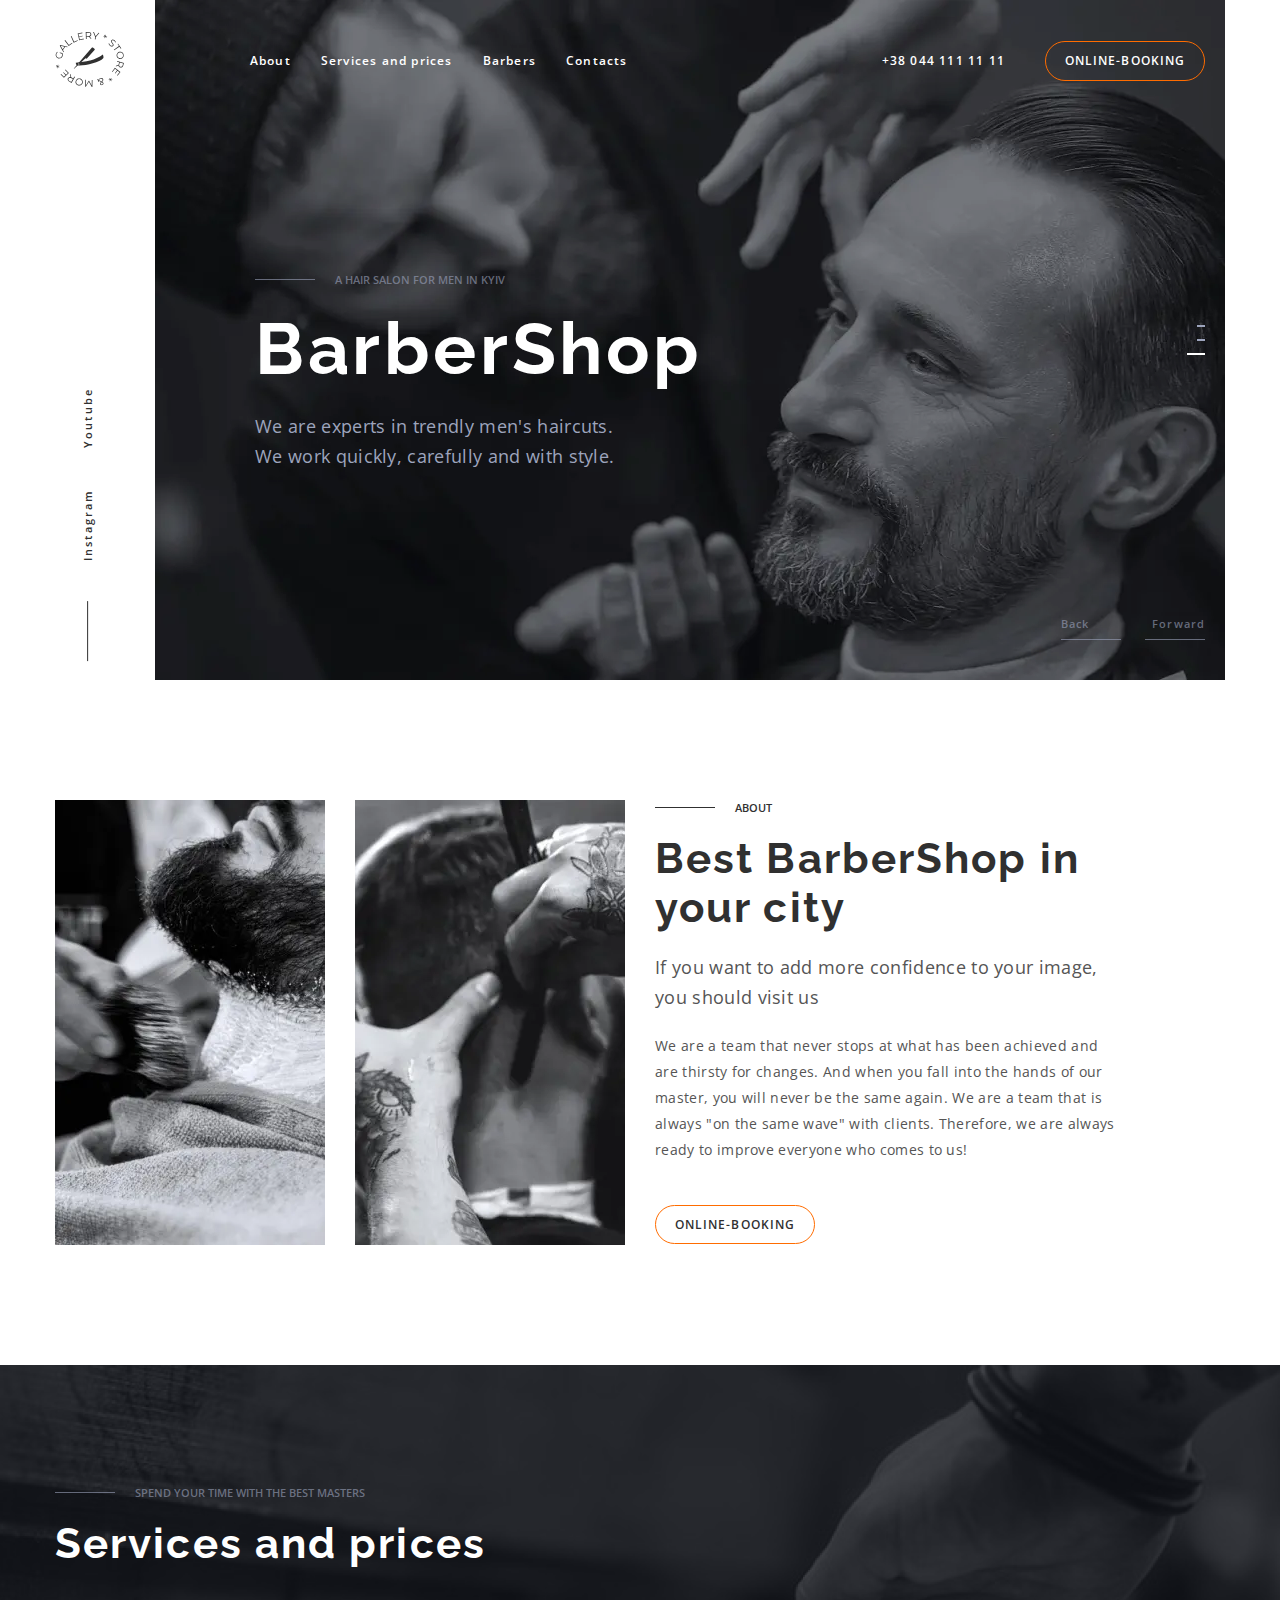
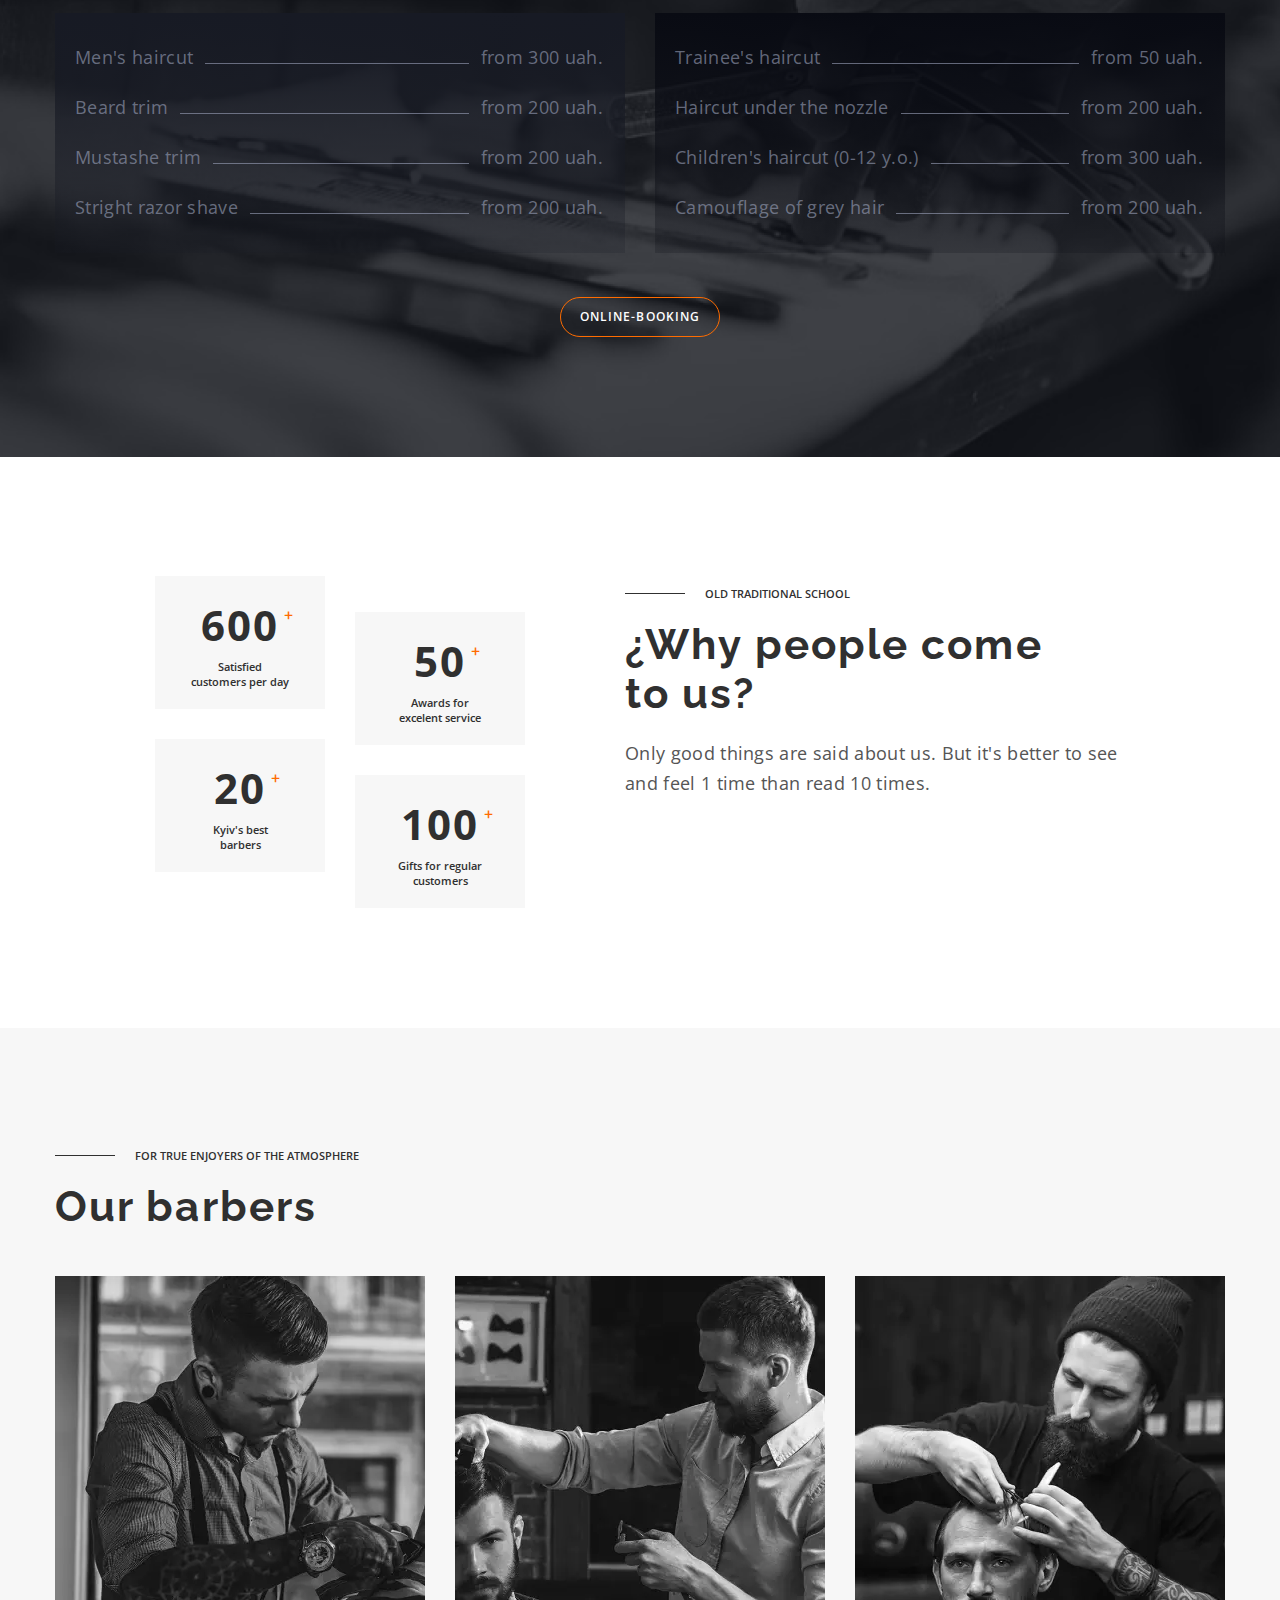
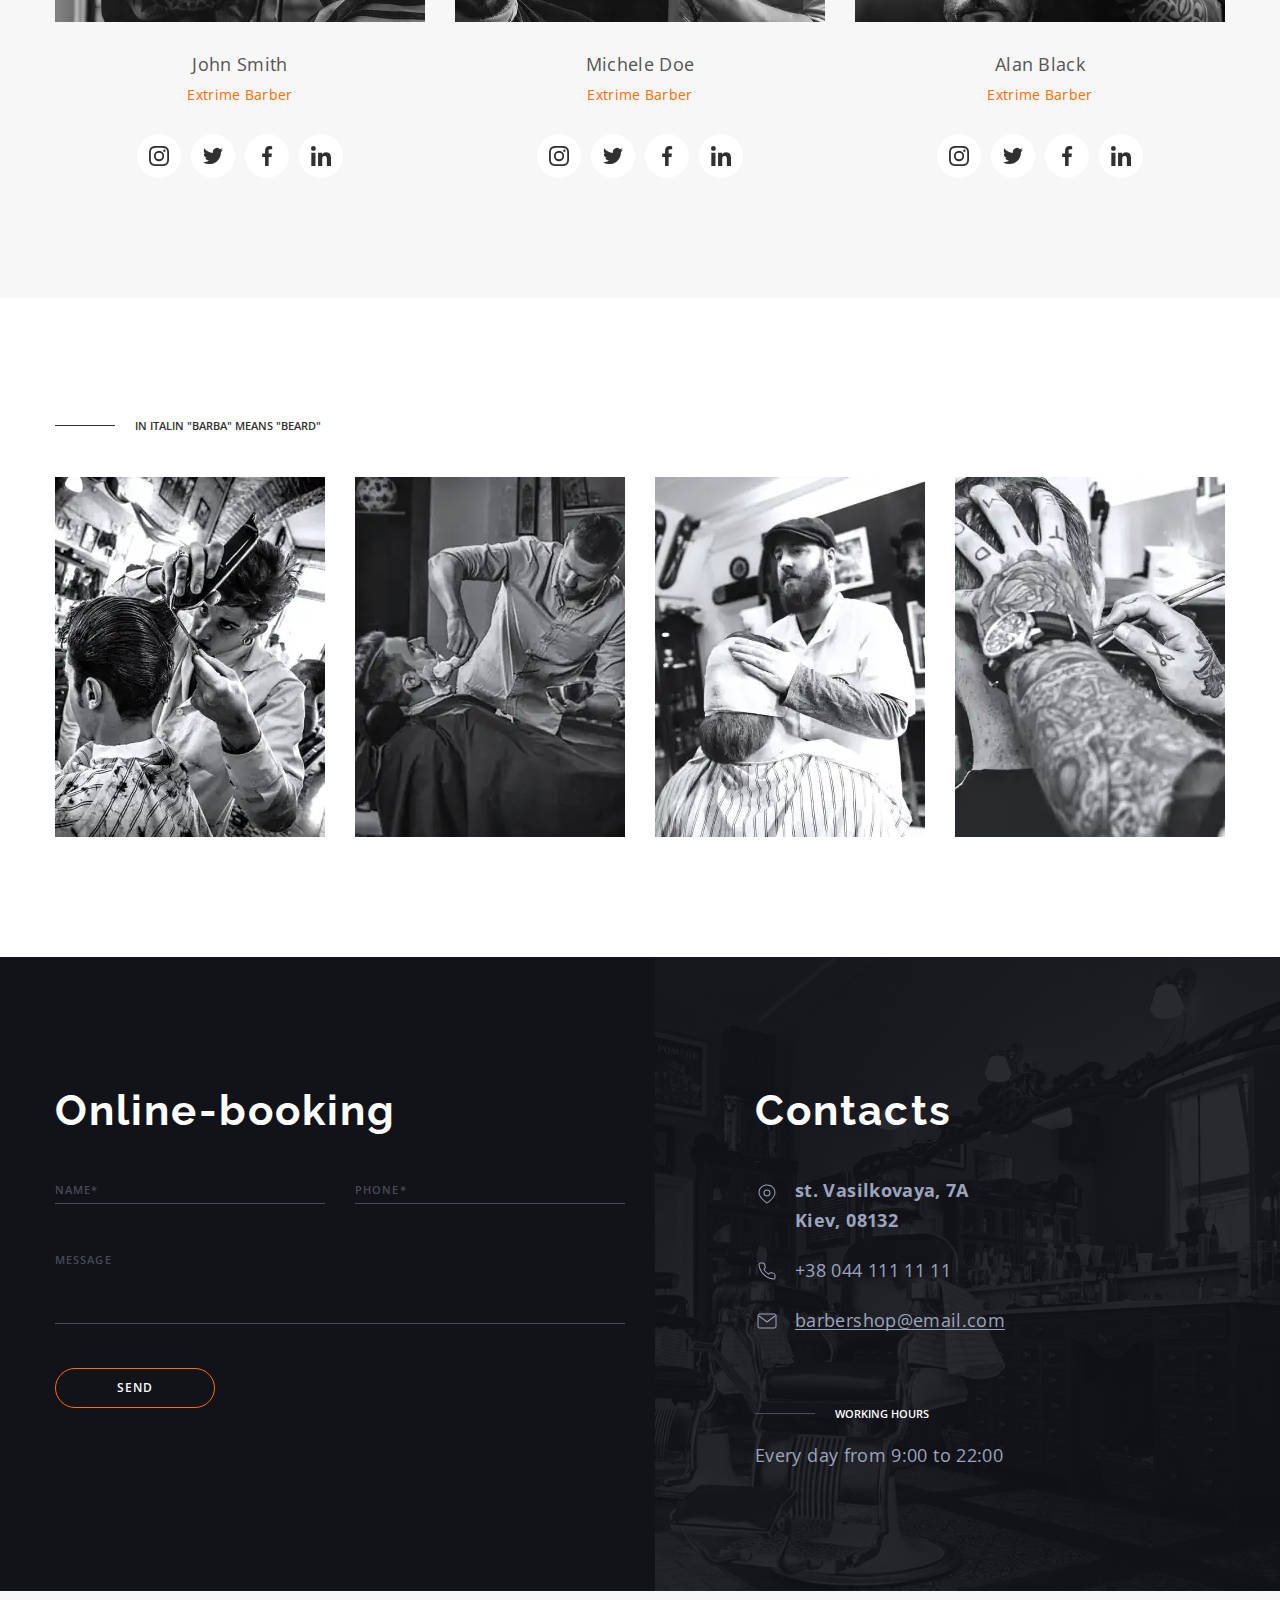
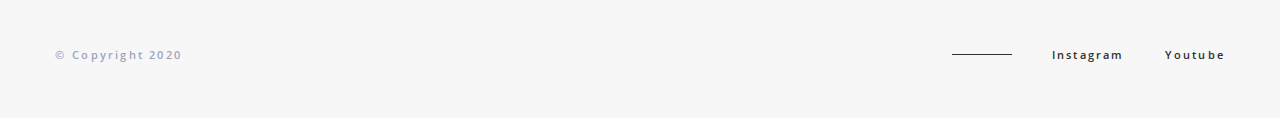
<file: index.html>
<!DOCTYPE html>
<html lang="en">
  <head>
    <meta charset="utf-8" />
    <meta http-equiv="x-ua-compatible" content="ie=edge" />
    <meta name="viewport" content="width=device-width, initial-scale=1.0" />
    <meta name="description" content="BarberShop - quality service of master barbers for men" />
    <link rel="icon" type="image/x-icon" href="./images/favicon.ico" />
    <link
      href="https://fonts.googleapis.com/css2?family=Open+Sans:wght@400;600;700&family=Raleway:wght@700&display=swap"
      rel="stylesheet"
    />
    <link
      rel="stylesheet"
      href="https://cdnjs.cloudflare.com/ajax/libs/modern-normalize/0.6.0/modern-normalize.min.css"
    />
    <link rel="stylesheet" href="./css/main.min.css" />
    <title>Barbershop</title>
  </head>
  <body>
    <!-- Header of page -->
    <header class="page-header">
      <div role="presentation" class="container page-header__container">
        <a href="#" class="logo" aria-label="Logo">
          <svg class="logo__image" width="39" height="32" focusable="false" aria-hidden="true">
            <use href="./images/icons.svg#icon-logo"></use>
          </svg>
        </a>
        <nav class="site-nav">
          <ul class="site-nav__list list">
            <li class="site-nav__item item">
              <a class="site-nav__link link" href="#about">About</a>
            </li>
            <li class="site-nav__item item">
              <a class="site-nav__link link" href="#services">Services and prices</a>
            </li>
            <li class="site-nav__item item">
              <a class="site-nav__link link" href="#barbers">Barbers</a>
            </li>
            <li class="site-nav__item item">
              <a class="site-nav__link link" href="#contacts">Contacts</a>
            </li>
          </ul>
          <ul class="site-nav__list list">
            <li class="site-nav__item item">
              <a href="tel:+380441111111" class="site-nav__link link">+38 044 111 11 11</a>
            </li>
            <li class="site-nav__item item">
              <button class="btn btn--light" type="button">online-booking</button>
            </li>
          </ul>
        </nav>
        <button class="menu-toggle js-open-menu" type="button" aria-label="Open the mobile menu">
          <svg
            class="menu-toggle__icon"
            width="28"
            height="28"
            focusable="false"
            aria-hidden="true"
          >
            <use href="./images/icons.svg#icon-menu"></use>
          </svg>
        </button>
      </div>
    </header>

    <main>
      <!-- Section "Hero" -->
      <section class="hero">
        <div role="presentation" class="container hero__container">
          <div class="hero__content">
            <p class="hero__subtitle subtitle">A hair salon for men in kyiv</p>
            <h1 class="hero__title title">BarberShop</h1>
            <p class="hero__text">
              We are experts in trendly men&apos;s haircuts. We work quickly, carefully and with
              style.
            </p>
            <div class="slider">
              <div class="slider__wrapper">
                <div class="slider__line">
                  <div class="slider__slide">
                    <picture>
                      <source
                        srcset="
                          ./images/hero/desktop/slide-img-1-1070.webp 1070w,
                          ./images/hero/desktop/slide-img-1-2140.webp 2140w,
                          ./images/hero/desktop/slide-img-1-3210.webp 3210w,
                          ./images/hero/desktop/slide-img-1-4280.webp 4280w
                        "
                        sizes="1070px"
                        media="(min-width: 1200px)"
                        type="image/webp"
                        width="1070"
                        height="680"
                      />

                      <source
                        srcset="
                          ./images/hero/desktop/slide-img-1-1070.jpg 1070w,
                          ./images/hero/desktop/slide-img-1-2140.jpg 2140w,
                          ./images/hero/desktop/slide-img-1-3210.jpg 3210w,
                          ./images/hero/desktop/slide-img-1-4280.jpg 4280w
                        "
                        sizes="1070px"
                        media="(min-width: 1200px)"
                        type="image/jpeg"
                        width="1070"
                        height="680"
                      />

                      <source
                        srcset="
                          ./images/hero/tablet/slide-img-1-570.webp   570w,
                          ./images/hero/tablet/slide-img-1-1140.webp 1140w,
                          ./images/hero/tablet/slide-img-1-1710.webp 1710w,
                          ./images/hero/tablet/slide-img-1-2280.webp 2280w
                        "
                        sizes="570px"
                        media="(min-width: 768px) and (max-width: 1199px)"
                        type="image/webp"
                        width="570"
                        height="680"
                      />

                      <source
                        srcset="
                          ./images/hero/tablet/slide-img-1-570.jpg   570w,
                          ./images/hero/tablet/slide-img-1-1140.jpg 1140w,
                          ./images/hero/tablet/slide-img-1-1710.jpg 1710w,
                          ./images/hero/tablet/slide-img-1-2280.jpg 2280w
                        "
                        sizes="570px"
                        media="(min-width: 768px) and (max-width: 1199px)"
                        type="image/jpeg"
                        width="570"
                        height="680"
                      />

                      <source
                        srcset="
                          ./images/hero/mobile/slide-img-1-480.webp   480w,
                          ./images/hero/mobile/slide-img-1-960.webp   960w,
                          ./images/hero/mobile/slide-img-1-1440.webp 1440w,
                          ./images/hero/mobile/slide-img-1-1920.webp 1920w
                        "
                        sizes="(max-width: 480px) 100vw, 480px"
                        type="image/webp"
                        width="480"
                        height="580"
                      />

                      <img
                        srcset="
                          ./images/hero/mobile/slide-img-1-480.jpg   480w,
                          ./images/hero/mobile/slide-img-1-960.jpg   960w,
                          ./images/hero/mobile/slide-img-1-1440.jpg 1440w,
                          ./images/hero/mobile/slide-img-1-1920.jpg 1920w
                        "
                        sizes="(max-width: 480px) 100vw, 480px"
                        src="./images/hero/mobile/slide-img-1-960.jpg"
                        alt="Slide 1 for hero"
                        width="480"
                        height="580"
                        class="slider__image image"
                      />
                    </picture>
                  </div>

                  <div class="slider__slide">
                    <picture>
                      <source
                        srcset="
                          ./images/hero/desktop/slide-img-2-1070.webp 1070w,
                          ./images/hero/desktop/slide-img-2-2140.webp 2140w,
                          ./images/hero/desktop/slide-img-2-3210.webp 3210w,
                          ./images/hero/desktop/slide-img-2-4280.webp 4280w
                        "
                        sizes="1070px"
                        media="(min-width: 1200px)"
                        type="image/webp"
                        width="1070"
                        height="680"
                      />

                      <source
                        srcset="
                          ./images/hero/desktop/slide-img-2-1070.jpg 1070w,
                          ./images/hero/desktop/slide-img-2-2140.jpg 2140w,
                          ./images/hero/desktop/slide-img-2-3210.jpg 3210w,
                          ./images/hero/desktop/slide-img-2-4280.jpg 4280w
                        "
                        sizes="1070px"
                        media="(min-width: 1200px)"
                        type="image/jpeg"
                        width="1070"
                        height="680"
                      />

                      <source
                        srcset="
                          ./images/hero/tablet/slide-img-2-570.webp   570w,
                          ./images/hero/tablet/slide-img-2-1140.webp 1140w,
                          ./images/hero/tablet/slide-img-2-1710.webp 1710w,
                          ./images/hero/tablet/slide-img-2-2280.webp 2280w
                        "
                        sizes="570px"
                        media="(min-width: 768px) and (max-width: 1199px)"
                        type="image/webp"
                        width="570"
                        height="680"
                      />

                      <source
                        srcset="
                          ./images/hero/tablet/slide-img-2-570.jpg   570w,
                          ./images/hero/tablet/slide-img-2-1140.jpg 1140w,
                          ./images/hero/tablet/slide-img-2-1710.jpg 1710w,
                          ./images/hero/tablet/slide-img-2-2280.jpg 2280w
                        "
                        sizes="570px"
                        media="(min-width: 768px) and (max-width: 1199px)"
                        type="image/jpeg"
                        width="570"
                        height="680"
                      />

                      <source
                        srcset="
                          ./images/hero/mobile/slide-img-2-480.webp   480w,
                          ./images/hero/mobile/slide-img-2-960.webp   960w,
                          ./images/hero/mobile/slide-img-2-1440.webp 1440w,
                          ./images/hero/mobile/slide-img-2-1920.webp 1920w
                        "
                        sizes="(max-width: 480px) 100vw, 480px"
                        type="image/webp"
                        width="480"
                        height="580"
                      />

                      <img
                        srcset="
                          ./images/hero/mobile/slide-img-2-480.jpg   480w,
                          ./images/hero/mobile/slide-img-2-960.jpg   960w,
                          ./images/hero/mobile/slide-img-2-1440.jpg 1440w,
                          ./images/hero/mobile/slide-img-2-1920.jpg 1920w
                        "
                        sizes="(max-width: 480px) 100vw, 480px"
                        src="./images/hero/mobile/slide-img-2-960.jpg"
                        alt="Slide 2 for hero"
                        width="480"
                        height="580"
                        class="slider__image image"
                      />
                    </picture>
                  </div>

                  <div class="slider__slide">
                    <picture>
                      <source
                        srcset="
                          ./images/hero/desktop/slide-img-3-1070.webp 1070w,
                          ./images/hero/desktop/slide-img-3-2140.webp 2140w,
                          ./images/hero/desktop/slide-img-3-3210.webp 3210w,
                          ./images/hero/desktop/slide-img-3-4280.webp 4280w
                        "
                        sizes="1070px"
                        media="(min-width: 1200px)"
                        type="image/webp"
                        width="1070"
                        height="680"
                      />

                      <source
                        srcset="
                          ./images/hero/desktop/slide-img-3-1070.jpg 1070w,
                          ./images/hero/desktop/slide-img-3-2140.jpg 2140w,
                          ./images/hero/desktop/slide-img-3-3210.jpg 3210w,
                          ./images/hero/desktop/slide-img-3-4280.jpg 4280w
                        "
                        sizes="1070px"
                        media="(min-width: 1200px)"
                        type="image/jpeg"
                        width="1070"
                        height="680"
                      />

                      <source
                        srcset="
                          ./images/hero/tablet/slide-img-3-570.webp   570w,
                          ./images/hero/tablet/slide-img-3-1140.webp 1140w,
                          ./images/hero/tablet/slide-img-3-1710.webp 1710w,
                          ./images/hero/tablet/slide-img-3-2280.webp 2280w
                        "
                        sizes="570px"
                        media="(min-width: 768px) and (max-width: 1199px)"
                        type="image/webp"
                        width="570"
                        height="680"
                      />

                      <source
                        srcset="
                          ./images/hero/tablet/slide-img-3-570.jpg   570w,
                          ./images/hero/tablet/slide-img-3-1140.jpg 1140w,
                          ./images/hero/tablet/slide-img-3-1710.jpg 1710w,
                          ./images/hero/tablet/slide-img-3-2280.jpg 2280w
                        "
                        sizes="570px"
                        media="(min-width: 768px) and (max-width: 1199px)"
                        type="image/jpeg"
                        width="570"
                        height="680"
                      />

                      <source
                        srcset="
                          ./images/hero/mobile/slide-img-3-480.webp   480w,
                          ./images/hero/mobile/slide-img-3-960.webp   960w,
                          ./images/hero/mobile/slide-img-3-1440.webp 1440w,
                          ./images/hero/mobile/slide-img-3-1920.webp 1920w
                        "
                        sizes="(max-width: 480px) 100vw, 480px"
                        type="image/webp"
                        width="480"
                        height="580"
                      />

                      <img
                        srcset="
                          ./images/hero/mobile/slide-img-3-480.jpg   480w,
                          ./images/hero/mobile/slide-img-3-960.jpg   960w,
                          ./images/hero/mobile/slide-img-3-1440.jpg 1440w,
                          ./images/hero/mobile/slide-img-3-1920.jpg 1920w
                        "
                        sizes="(max-width: 480px) 100vw, 480px"
                        src="./images/hero/mobile/slide-img-3-960.jpg"
                        alt="Slide 3 for hero"
                        width="480"
                        height="580"
                        class="slider__image image"
                      />
                    </picture>
                  </div>
                </div>
              </div>

              <div class="slider__buttons">
                <button class="slider__button slider__button--prev">back</button>
                <button class="slider__button slider__button--next">forward</button>
              </div>

              <div class="slider__dots">
                <div class="slider__dot slider__dot--active"></div>
                <div class="slider__dot"></div>
                <div class="slider__dot"></div>
              </div>
            </div>
          </div>
          <aside class="hero__aside">
            <ul class="soc-nav__list soc-nav__list--aside list">
              <li class="soc-nav__item soc-nav__item--decor item">
                <a
                  class="soc-nav__link link"
                  href="https://www.instagram.com/"
                  target="_blank"
                  rel="noreferrer noopener nofollow"
                  >Instagram</a
                >
              </li>
              <li class="soc-nav__item item">
                <a
                  class="soc-nav__link link"
                  href="https://www.youtube.com/"
                  target="_blank"
                  rel="noreferrer noopener nofollow"
                  >Youtube</a
                >
              </li>
            </ul>
          </aside>
        </div>
      </section>

      <!-- Section "About" -->
      <section class="about section" id="about">
        <div role="presentation" class="about__container container">
          <div class="about__content">
            <p class="about__subtitle subtitle">about</p>
            <h2 class="about__title title">Best BarberShop in your city</h2>
            <p class="about__text about__text--pretext">
              If you want to add more confidence to your image, you should visit us
            </p>
            <p class="about__text">
              We are a team that never stops at what has been achieved and are thirsty for changes.
              And when you fall into the hands of our master, you will never be the same again. We
              are a team that is always "on the same wave" with clients. Therefore, we are always
              ready to improve everyone who comes to us!
            </p>
            <button class="btn" type="button" data-modal-open>online-booking</button>
          </div>
          <aside class="about__aside">
            <ul class="about__list list">
              <li class="about__item item">
                <div class="about__thumb thumb">
                  <picture>
                    <source
                      srcset="
                        ./images/about/desktop/about-img-1-270.webp   270w,
                        ./images/about/desktop/about-img-1-540.webp   540w,
                        ./images/about/desktop/about-img-1-810.webp   810w,
                        ./images/about/desktop/about-img-1-1080.webp 1080w
                      "
                      sizes="270px"
                      media="(min-width: 1200px)"
                      type="image/webp"
                      width="270"
                      height="445"
                    />

                    <source
                      srcset="
                        ./images/about/desktop/about-img-1-270.jpg   270w,
                        ./images/about/desktop/about-img-1-540.jpg   540w,
                        ./images/about/desktop/about-img-1-810.jpg   810w,
                        ./images/about/desktop/about-img-1-1080.jpg 1080w
                      "
                      sizes="270px"
                      media="(min-width: 1200px)"
                      type="image/jpeg"
                      width="270"
                      height="445"
                    />

                    <source
                      srcset="
                        ./images/about/tablet/about-img-1-330.webp   330w,
                        ./images/about/tablet/about-img-1-660.webp   660w,
                        ./images/about/tablet/about-img-1-990.webp   990w,
                        ./images/about/tablet/about-img-1-1320.webp 1320w
                      "
                      sizes="330px"
                      type="image/webp"
                      width="330"
                      height="235"
                    />

                    <img
                      srcset="
                        ./images/about/tablet/about-img-1-330.jpg   330w,
                        ./images/about/tablet/about-img-1-660.jpg   660w,
                        ./images/about/tablet/about-img-1-990.jpg   990w,
                        ./images/about/tablet/about-img-1-1320.jpg 1320w
                      "
                      sizes="330px"
                      src="./images/about/tablet/about-img-1-660.jpg"
                      alt="Image 1: shaving in the process"
                      width="330"
                      height="235"
                      class="about__image image"
                    />
                  </picture>
                </div>
              </li>
              <li class="about__item item">
                <div class="about__thumb thumb">
                  <picture>
                    <source
                      srcset="
                        ./images/about/desktop/about-img-2-270.webp   270w,
                        ./images/about/desktop/about-img-2-540.webp   540w,
                        ./images/about/desktop/about-img-2-810.webp   810w,
                        ./images/about/desktop/about-img-2-1080.webp 1080w
                      "
                      sizes="270px"
                      media="(min-width: 1200px)"
                      type="image/webp"
                      width="270"
                      height="445"
                    />

                    <source
                      srcset="
                        ./images/about/desktop/about-img-2-270.jpg   270w,
                        ./images/about/desktop/about-img-2-540.jpg   540w,
                        ./images/about/desktop/about-img-2-810.jpg   810w,
                        ./images/about/desktop/about-img-2-1080.jpg 1080w
                      "
                      sizes="270px"
                      media="(min-width: 1200px)"
                      type="image/jpeg"
                      width="270"
                      height="445"
                    />

                    <source
                      srcset="
                        ./images/about/tablet/about-img-2-330.webp   330w,
                        ./images/about/tablet/about-img-2-660.webp   660w,
                        ./images/about/tablet/about-img-2-990.webp   990w,
                        ./images/about/tablet/about-img-2-1320.webp 1320w
                      "
                      sizes="330px"
                      type="image/webp"
                      width="330"
                      height="235"
                    />

                    <img
                      srcset="
                        ./images/about/tablet/about-img-2-330.jpg   330w,
                        ./images/about/tablet/about-img-2-660.jpg   660w,
                        ./images/about/tablet/about-img-2-990.jpg   990w,
                        ./images/about/tablet/about-img-2-1320.jpg 1320w
                      "
                      sizes="330px"
                      src="./images/about/tablet/about-img-2-660.jpg"
                      alt="Image 2: haircut in the process"
                      width="330"
                      height="235"
                      class="about__image image"
                    />
                  </picture>
                </div>
              </li>
            </ul>
          </aside>
        </div>
      </section>

      <!-- Section "Services" -->
      <section class="services section" id="services">
        <div role="presentation" class="container">
          <p class="services__subtitle subtitle">spend your time with the best masters</p>
          <h2 class="services__title title">Services and prices</h2>
          <ul class="services__list list">
            <li class="services__item">
              <ul class="services__inner-list list">
                <li class="services__inner-item">
                  <span class="services__name">Men&apos;s haircut</span>
                  <span class="services__price">from 300 uah.</span>
                </li>
                <li class="services__inner-item">
                  <span class="services__name">Beard trim</span>
                  <span class="services__price">from 200 uah.</span>
                </li>
                <li class="services__inner-item">
                  <span class="services__name">Mustashe trim</span>
                  <span class="services__price">from 200 uah.</span>
                </li>
                <li class="services__inner-item">
                  <span class="services__name">Stright razor shave</span>
                  <span class="services__price">from 200 uah.</span>
                </li>
              </ul>
            </li>

            <li class="services__item">
              <ul class="services__inner-list list">
                <li class="services__inner-item">
                  <span class="services__name">Trainee&apos;s haircut</span>
                  <span class="services__price">from 50 uah.</span>
                </li>
                <li class="services__inner-item">
                  <span class="services__name">Haircut under the nozzle</span>
                  <span class="services__price">from 200 uah.</span>
                </li>
                <li class="services__inner-item">
                  <span class="services__name">Children&apos;s haircut (0-12 y.o.)</span>
                  <span class="services__price">from 300 uah.</span>
                </li>
                <li class="services__inner-item">
                  <span class="services__name">Camouflage of grey hair</span>
                  <span class="services__price">from 200 uah.</span>
                </li>
              </ul>
            </li>
          </ul>
          <button class="btn btn--light" type="button" data-modal-nepo>online-booking</button>
        </div>
      </section>

      <!-- Section "features" -->
      <section class="features section">
        <div role="presentation" class="features__container container">
          <div class="features__content">
            <p class="features__subtitle subtitle">old traditional school</p>
            <h2 class="features__title title">Why people come to us?</h2>
            <p class="features__text">
              Only good things are said about us. But it&apos;s better to see and feel 1 time than
              read 10 times.
            </p>
          </div>
          <ul class="features__list list">
            <li class="features__item">
              <div class="feature">
                <p class="feature__count">600</p>
                <p class="feature__text">Satisfied customers per day</p>
              </div>
            </li>
            <li class="features__item">
              <div class="feature">
                <p class="feature__count">50</p>
                <p class="feature__text">Awards for excelent service</p>
              </div>
            </li>
            <li class="features__item">
              <div class="feature">
                <p class="feature__count">20</p>
                <p class="feature__text feature__text--small">Kyiv&apos;s best barbers</p>
              </div>
            </li>
            <li class="features__item">
              <div class="feature">
                <p class="feature__count">100</p>
                <p class="feature__text">Gifts for regular customers</p>
              </div>
            </li>
          </ul>
        </div>
      </section>

      <!-- Section "Barbers" -->
      <section class="barbers section" id="barbers">
        <div role="presentation" class="barbers__container container">
          <p class="barbers__subtitle subtitle">for true enjoyers of the atmosphere</p>
          <h2 class="barbers__title title">Our barbers</h2>
          <ul class="barbers__list list">
            <li class="barbers__item">
              <figure class="card">
                <div class="barbers__thumb thumb">
                  <picture>
                    <source
                      srcset="
                        ./images/barbers/desktop/barber-1-370.webp   370w,
                        ./images/barbers/desktop/barber-1-740.webp   740w,
                        ./images/barbers/desktop/barber-1-1110.webp 1110w,
                        ./images/barbers/desktop/barber-1-1480.webp 1480w
                      "
                      sizes="370px"
                      media="(min-width: 1200px)"
                      type="image/webp"
                      width="370"
                      height="346"
                    />

                    <source
                      srcset="
                        ./images/barbers/desktop/barber-1-370.jpg   370w,
                        ./images/barbers/desktop/barber-1-740.jpg   740w,
                        ./images/barbers/desktop/barber-1-1110.jpg 1110w,
                        ./images/barbers/desktop/barber-1-1480.jpg 1480w
                      "
                      sizes="370px"
                      media="(min-width: 1200px)"
                      type="image/jpeg"
                      width="370"
                      height="346"
                    />

                    <source
                      srcset="
                        ./images/barbers/tablet/barber-1-450.webp   450w,
                        ./images/barbers/tablet/barber-1-900.webp   900w,
                        ./images/barbers/tablet/barber-1-1350.webp 1350w,
                        ./images/barbers/tablet/barber-1-1800.webp 1800w
                      "
                      sizes="450px"
                      media="(min-width: 768px) and (max-width: 1199px)"
                      type="image/webp"
                      width="450"
                      height="346"
                    />

                    <source
                      srcset="
                        ./images/barbers/tablet/barber-1-450.jpg   450w,
                        ./images/barbers/tablet/barber-1-900.jpg   900w,
                        ./images/barbers/tablet/barber-1-1350.jpg 1350w,
                        ./images/barbers/tablet/barber-1-1800.jpg 1800w
                      "
                      sizes="450px"
                      media="(min-width: 768px) and (max-width: 1199px)"
                      type="image/jpeg"
                      width="450"
                      height="346"
                    />

                    <source
                      srcset="
                        ./images/barbers/mobile/barber-1-418.webp   418w,
                        ./images/barbers/mobile/barber-1-836.webp   836w,
                        ./images/barbers/mobile/barber-1-1254.webp 1254w,
                        ./images/barbers/mobile/barber-1-1672.webp 1672w
                      "
                      sizes="(max-width: 480px) calc(100vw - 62px), 418px"
                      type="image/webp"
                      width="418"
                      height="346"
                    />

                    <img
                      loading="lazy"
                      srcset="
                        ./images/barbers/mobile/barber-1-418.jpg   418w,
                        ./images/barbers/mobile/barber-1-836.jpg   836w,
                        ./images/barbers/mobile/barber-1-1254.jpg 1254w,
                        ./images/barbers/mobile/barber-1-1672.jpg 1672w
                      "
                      sizes="(max-width: 480px) calc(100vw - 62px), 418px"
                      src="./images/barbers/mobile/barber-1-836.jpg"
                      alt="Extrime barber John Smith"
                      width="418"
                      height="346"
                      class="image"
                    />
                  </picture>
                </div>
                <figcaption class="card__contain">
                  <h3 class="card__title">John Smith</h3>
                  <p class="card__text">extrime barber</p>
                  <ul class="socials list">
                    <li class="socials__item">
                      <a href="#" aria-label="Go to the Instagram page" class="socials__link">
                        <svg
                          class="socials__icon"
                          width="20"
                          height="20"
                          focusable="false"
                          aria-hidden="true"
                        >
                          <use href="./images/icons.svg#icon-instagram"></use>
                        </svg>
                      </a>
                    </li>
                    <li class="socials__item">
                      <a href="#" aria-label="go to the Twitter page" class="socials__link">
                        <svg
                          class="socials__icon"
                          width="20"
                          height="20"
                          focusable="false"
                          aria-hidden="true"
                        >
                          <use href="./images/icons.svg#icon-twitter"></use>
                        </svg>
                      </a>
                    </li>
                    <li class="socials__item">
                      <a href="#" aria-label="go to the Facebook page" class="socials__link">
                        <svg
                          class="socials__icon"
                          width="20"
                          height="20"
                          focusable="false"
                          aria-hidden="true"
                        >
                          <use href="./images/icons.svg#icon-facebook"></use>
                        </svg>
                      </a>
                    </li>
                    <li class="socials__item">
                      <a href="#" aria-label="go to the LinkedIn page" class="socials__link">
                        <svg
                          class="socials__icon"
                          width="20"
                          height="20"
                          focusable="false"
                          aria-hidden="true"
                        >
                          <use href="./images/icons.svg#icon-linkedin"></use>
                        </svg>
                      </a>
                    </li>
                  </ul>
                </figcaption>
              </figure>
            </li>
            <li class="barbers__item">
              <figure class="card">
                <div class="barbers__thumb thumb">
                  <picture>
                    <source
                      srcset="
                        ./images/barbers/desktop/barber-2-370.webp   370w,
                        ./images/barbers/desktop/barber-2-740.webp   740w,
                        ./images/barbers/desktop/barber-2-1110.webp 1110w,
                        ./images/barbers/desktop/barber-2-1480.webp 1480w
                      "
                      sizes="370px"
                      media="(min-width: 1200px)"
                      type="image/webp"
                      width="370"
                      height="346"
                    />

                    <source
                      srcset="
                        ./images/barbers/desktop/barber-2-370.jpg   370w,
                        ./images/barbers/desktop/barber-2-740.jpg   740w,
                        ./images/barbers/desktop/barber-2-1110.jpg 1110w,
                        ./images/barbers/desktop/barber-2-1480.jpg 1480w
                      "
                      sizes="370px"
                      media="(min-width: 1200px)"
                      type="image/jpeg"
                      width="370"
                      height="346"
                    />

                    <source
                      srcset="
                        ./images/barbers/tablet/barber-2-450.webp   450w,
                        ./images/barbers/tablet/barber-2-900.webp   900w,
                        ./images/barbers/tablet/barber-2-1350.webp 1350w,
                        ./images/barbers/tablet/barber-2-1800.webp 1080w
                      "
                      sizes="450px"
                      media="(min-width: 768px) and (max-width: 1199px)"
                      type="image/webp"
                      width="450"
                      height="346"
                    />

                    <source
                      srcset="
                        ./images/barbers/tablet/barber-2-450.jpg   450w,
                        ./images/barbers/tablet/barber-2-900.jpg   900w,
                        ./images/barbers/tablet/barber-2-1350.jpg 1350w,
                        ./images/barbers/tablet/barber-2-1800.jpg 1080w
                      "
                      sizes="450px"
                      media="(min-width: 768px) and (max-width: 1199px)"
                      type="image/jpeg"
                      width="450"
                      height="346"
                    />

                    <source
                      srcset="
                        ./images/barbers/mobile/barber-2-418.webp   418w,
                        ./images/barbers/mobile/barber-2-836.webp   836w,
                        ./images/barbers/mobile/barber-2-1254.webp 1254w,
                        ./images/barbers/mobile/barber-2-1672.webp 1672w
                      "
                      sizes="(max-width: 480px) calc(100vw - 62px), 418px"
                      width="418"
                      height="346"
                      type="image/webp"
                    />

                    <img
                      loading="lazy"
                      srcset="
                        ./images/barbers/mobile/barber-2-418.jpg   418w,
                        ./images/barbers/mobile/barber-2-836.jpg   836w,
                        ./images/barbers/mobile/barber-2-1254.jpg 1254w,
                        ./images/barbers/mobile/barber-2-1672.jpg 1672w
                      "
                      sizes="(max-width: 480px) calc(100vw - 62px), 418px"
                      src="./images/barbers/mobile/barber-2-836.jpg"
                      alt="Extrime barber Michele Doe"
                      width="418"
                      height="346"
                      class="image"
                    />
                  </picture>
                </div>
                <figcaption class="card__contain">
                  <h3 class="card__title">Michele Doe</h3>
                  <p class="card__text">extrime barber</p>
                  <ul class="socials list">
                    <li class="socials__item">
                      <a href="#" aria-label="go to the Instagram page" class="socials__link">
                        <svg
                          class="socials__icon"
                          width="20"
                          height="20"
                          focusable="false"
                          aria-hidden="true"
                        >
                          <use href="./images/icons.svg#icon-instagram"></use>
                        </svg>
                      </a>
                    </li>
                    <li class="socials__item">
                      <a href="#" aria-label="go to the Twitter page" class="socials__link">
                        <svg
                          class="socials__icon"
                          width="20"
                          height="20"
                          focusable="false"
                          aria-hidden="true"
                        >
                          <use href="./images/icons.svg#icon-twitter"></use>
                        </svg>
                      </a>
                    </li>
                    <li class="socials__item">
                      <a href="#" aria-label="go to the Facebook page" class="socials__link">
                        <svg
                          class="socials__icon"
                          width="20"
                          height="20"
                          focusable="false"
                          aria-hidden="true"
                        >
                          <use href="./images/icons.svg#icon-facebook"></use>
                        </svg>
                      </a>
                    </li>
                    <li class="socials__item">
                      <a href="#" aria-label="go to the LinkedIn page" class="socials__link">
                        <svg
                          class="socials__icon"
                          width="20"
                          height="20"
                          focusable="false"
                          aria-hidden="true"
                        >
                          <use href="./images/icons.svg#icon-linkedin"></use>
                        </svg>
                      </a>
                    </li>
                  </ul>
                </figcaption>
              </figure>
            </li>
            <li class="barbers__item">
              <figure class="card">
                <div class="barbers__thumb thumb">
                  <picture>
                    <source
                      srcset="
                        ./images/barbers/desktop/barber-3-370.webp   370w,
                        ./images/barbers/desktop/barber-3-740.webp   740w,
                        ./images/barbers/desktop/barber-3-1110.webp 1110w,
                        ./images/barbers/desktop/barber-3-1480.webp 1480w
                      "
                      sizes="370px"
                      media="(min-width: 1200px)"
                      type="image/webp"
                      width="370"
                      height="346"
                    />

                    <source
                      srcset="
                        ./images/barbers/desktop/barber-3-370.jpg   370w,
                        ./images/barbers/desktop/barber-3-740.jpg   740w,
                        ./images/barbers/desktop/barber-3-1110.jpg 1110w,
                        ./images/barbers/desktop/barber-3-1480.jpg 1480w
                      "
                      sizes="370px"
                      media="(min-width: 1200px)"
                      type="image/jpeg"
                      width="370"
                      height="346"
                    />

                    <source
                      srcset="
                        ./images/barbers/tablet/barber-3-450.webp   450w,
                        ./images/barbers/tablet/barber-3-900.webp   900w,
                        ./images/barbers/tablet/barber-3-1350.webp 1350w,
                        ./images/barbers/tablet/barber-3-1800.webp 1800w
                      "
                      sizes="450px"
                      media="(min-width: 768px) and (max-width: 1199px)"
                      type="image/webp"
                      width="450"
                      height="346"
                    />

                    <source
                      srcset="
                        ./images/barbers/tablet/barber-3-450.jpg   450w,
                        ./images/barbers/tablet/barber-3-900.jpg   900w,
                        ./images/barbers/tablet/barber-3-1350.jpg 1350w,
                        ./images/barbers/tablet/barber-3-1800.jpg 1800w
                      "
                      sizes="450px"
                      media="(min-width: 768px) and (max-width: 1199px)"
                      type="image/jpeg"
                      width="450"
                      height="346"
                    />

                    <source
                      srcset="
                        ./images/barbers/mobile/barber-3-418.webp   418w,
                        ./images/barbers/mobile/barber-3-836.webp   836w,
                        ./images/barbers/mobile/barber-3-1254.webp 1254w,
                        ./images/barbers/mobile/barber-3-1672.webp 1672w
                      "
                      sizes="(max-width: 480px) calc(100vw - 62px), 418px"
                      width="418"
                      height="346"
                      type="image/webp"
                    />

                    <img
                      loading="lazy"
                      srcset="
                        ./images/barbers/mobile/barber-3-418.jpg   418w,
                        ./images/barbers/mobile/barber-3-836.jpg   836w,
                        ./images/barbers/mobile/barber-3-1254.jpg 1254w,
                        ./images/barbers/mobile/barber-3-1672.jpg 1672w
                      "
                      sizes="(max-width: 480px) calc(100vw - 62px), 418px"
                      src="./images/barbers/mobile/barber-3-836.jpg"
                      alt="Extrime barber Alan Black"
                      width="418"
                      height="346"
                      class="image"
                    />
                  </picture>
                </div>
                <figcaption class="card__contain">
                  <h3 class="card__title">Alan Black</h3>
                  <p class="card__text">extrime barber</p>
                  <ul class="socials list">
                    <li class="socials__item">
                      <a href="#" aria-label="go to the Instagram page" class="socials__link">
                        <svg
                          class="socials__icon"
                          width="20"
                          height="20"
                          focusable="false"
                          aria-hidden="true"
                        >
                          <use href="./images/icons.svg#icon-instagram"></use>
                        </svg>
                      </a>
                    </li>
                    <li class="socials__item">
                      <a href="#" aria-label="go to the Twitter page" class="socials__link">
                        <svg
                          class="socials__icon"
                          width="20"
                          height="20"
                          focusable="false"
                          aria-hidden="true"
                        >
                          <use href="./images/icons.svg#icon-twitter"></use>
                        </svg>
                      </a>
                    </li>
                    <li class="socials__item">
                      <a href="#" aria-label="go to the Facebook page" class="socials__link">
                        <svg
                          class="socials__icon"
                          width="20"
                          height="20"
                          focusable="false"
                          aria-hidden="true"
                        >
                          <use href="./images/icons.svg#icon-facebook"></use>
                        </svg>
                      </a>
                    </li>
                    <li class="socials__item">
                      <a href="#" aria-label="go to the LinkedIn page" class="socials__link">
                        <svg
                          class="socials__icon"
                          width="20"
                          height="20"
                          focusable="false"
                          aria-hidden="true"
                        >
                          <use href="./images/icons.svg#icon-linkedin"></use>
                        </svg>
                      </a>
                    </li>
                  </ul>
                </figcaption>
              </figure>
            </li>
          </ul>
        </div>
      </section>

      <!-- Section "Portfolio" -->
      <section class="portfolio section">
        <div role="presentation" class="container portfolio__container">
          <p class="portfolio__subtitle subtitle">
            in italin &quot;barba&quot; means &quot;beard&quot;
          </p>
          <h2 class="portfolio__title title">BarberShop&apos;s portfolio</h2>
          <ul class="portfolio__list list">
            <li class="portfolio__item">
              <div class="portfolio__thumb thumb">
                <picture>
                  <source
                    srcset="
                      ./images/portfolio/desktop/portfolio-1-270.webp   270w,
                      ./images/portfolio/desktop/portfolio-1-540.webp   540w,
                      ./images/portfolio/desktop/portfolio-1-810.webp   810w,
                      ./images/portfolio/desktop/portfolio-1-1080.webp 1080w
                    "
                    sizes="270px"
                    media="(min-width: 1200px)"
                    type="image/webp"
                    width="270"
                    height="360"
                  />

                  <source
                    srcset="
                      ./images/portfolio/desktop/portfolio-1-270.jpg   270w,
                      ./images/portfolio/desktop/portfolio-1-540.jpg   540w,
                      ./images/portfolio/desktop/portfolio-1-810.jpg   810w,
                      ./images/portfolio/desktop/portfolio-1-1080.jpg 1080w
                    "
                    sizes="270px"
                    media="(min-width: 1200px)"
                    type="image/jpeg"
                    width="270"
                    height="360"
                  />

                  <source
                    srcset="
                      ./images/portfolio/tablet/portfolio-1-330.webp   330w,
                      ./images/portfolio/tablet/portfolio-1-660.webp   660w,
                      ./images/portfolio/tablet/portfolio-1-990.webp   990w,
                      ./images/portfolio/tablet/portfolio-1-1320.webp 1320w
                    "
                    sizes="330px"
                    media="(min-width: 768px) and (max-width: 1199px)"
                    type="image/webp"
                    width="330"
                    height="360"
                  />

                  <source
                    srcset="
                      ./images/portfolio/tablet/portfolio-1-330.jpg   330w,
                      ./images/portfolio/tablet/portfolio-1-660.jpg   660w,
                      ./images/portfolio/tablet/portfolio-1-990.jpg   990w,
                      ./images/portfolio/tablet/portfolio-1-1320.jpg 1320w
                    "
                    sizes="330px"
                    media="(min-width: 768px) and (max-width: 1199px)"
                    type="image/jpeg"
                    width="330"
                    height="360"
                  />

                  <source
                    srcset="
                      ./images/portfolio/mobile/portfolio-1-418.webp   418w,
                      ./images/portfolio/mobile/portfolio-1-836.webp   836w,
                      ./images/portfolio/mobile/portfolio-1-1254.webp 1254w,
                      ./images/portfolio/mobile/portfolio-1-1672.webp 1672w
                    "
                    sizes="(max-width: 480px) calc(100vw - 62px), 418px"
                    width="418"
                    height="360"
                    type="image/webp"
                  />

                  <img
                    loading="lazy"
                    srcset="
                      ./images/portfolio/mobile/portfolio-1-418.jpg   418w,
                      ./images/portfolio/mobile/portfolio-1-836.jpg   836w,
                      ./images/portfolio/mobile/portfolio-1-1254.jpg 1254w,
                      ./images/portfolio/mobile/portfolio-1-1672.jpg 1672w
                    "
                    sizes="(max-width: 480px) calc(100vw - 62px), 418px"
                    src="./images/portfolio/mobile/portfolio-1-836.jpg"
                    alt="Weekday: haircut services"
                    width="418"
                    height="360"
                    class="image"
                  />
                </picture>
              </div>
            </li>

            <li class="portfolio__item">
              <div class="portfolio__thumb thumb">
                <picture>
                  <source
                    srcset="
                      ./images/portfolio/desktop/portfolio-2-270.webp   270w,
                      ./images/portfolio/desktop/portfolio-2-540.webp   540w,
                      ./images/portfolio/desktop/portfolio-2-810.webp   810w,
                      ./images/portfolio/desktop/portfolio-2-1080.webp 1080w
                    "
                    sizes="270px"
                    media="(min-width: 1200px)"
                    type="image/webp"
                    width="270"
                    height="360"
                  />

                  <source
                    srcset="
                      ./images/portfolio/desktop/portfolio-2-270.jpg   270w,
                      ./images/portfolio/desktop/portfolio-2-540.jpg   540w,
                      ./images/portfolio/desktop/portfolio-2-810.jpg   810w,
                      ./images/portfolio/desktop/portfolio-2-1080.jpg 1080w
                    "
                    sizes="270px"
                    media="(min-width: 1200px)"
                    type="image/jpeg"
                    width="270"
                    height="360"
                  />

                  <source
                    srcset="
                      ./images/portfolio/tablet/portfolio-2-330.webp   330w,
                      ./images/portfolio/tablet/portfolio-2-660.webp   660w,
                      ./images/portfolio/tablet/portfolio-2-990.webp   990w,
                      ./images/portfolio/tablet/portfolio-2-1320.webp 1320w
                    "
                    sizes="330px"
                    media="(min-width: 768px) and (max-width: 1199px)"
                    type="image/webp"
                    width="330"
                    height="360"
                  />

                  <source
                    srcset="
                      ./images/portfolio/tablet/portfolio-2-330.jpg   330w,
                      ./images/portfolio/tablet/portfolio-2-660.jpg   660w,
                      ./images/portfolio/tablet/portfolio-2-990.jpg   990w,
                      ./images/portfolio/tablet/portfolio-2-1320.jpg 1320w
                    "
                    sizes="330px"
                    media="(min-width: 768px) and (max-width: 1199px)"
                    type="image/jpeg"
                    width="330"
                    height="360"
                  />

                  <source
                    srcset="
                      ./images/portfolio/mobile/portfolio-2-418.webp   418w,
                      ./images/portfolio/mobile/portfolio-2-836.webp   836w,
                      ./images/portfolio/mobile/portfolio-2-1254.webp 1254w,
                      ./images/portfolio/mobile/portfolio-2-1672.webp 1672w
                    "
                    sizes="(max-width: 480px) calc(100vw - 62px), 418px"
                    width="418"
                    height="360"
                    type="image/webp"
                  />

                  <img
                    loading="lazy"
                    srcset="
                      ./images/portfolio/mobile/portfolio-2-418.jpg   418w,
                      ./images/portfolio/mobile/portfolio-2-836.jpg   836w,
                      ./images/portfolio/mobile/portfolio-2-1254.jpg 1254w,
                      ./images/portfolio/mobile/portfolio-2-1672.jpg 1672w
                    "
                    sizes="(max-width: 480px) calc(100vw - 62px), 418px"
                    src="./images/portfolio/mobile/portfolio-2-836.jpg"
                    alt="Weekday: shaving services"
                    width="418"
                    height="360"
                    class="image"
                  />
                </picture>
              </div>
            </li>

            <li class="portfolio__item">
              <div class="portfolio__thumb thumb">
                <picture>
                  <source
                    srcset="
                      ./images/portfolio/desktop/portfolio-3-270.webp   270w,
                      ./images/portfolio/desktop/portfolio-3-540.webp   540w,
                      ./images/portfolio/desktop/portfolio-3-810.webp   810w,
                      ./images/portfolio/desktop/portfolio-3-1080.webp 1080w
                    "
                    sizes="270px"
                    media="(min-width: 1200px)"
                    type="image/webp"
                    width="270"
                    height="360"
                  />

                  <source
                    srcset="
                      ./images/portfolio/desktop/portfolio-3-270.jpg   270w,
                      ./images/portfolio/desktop/portfolio-3-540.jpg   540w,
                      ./images/portfolio/desktop/portfolio-3-810.jpg   810w,
                      ./images/portfolio/desktop/portfolio-3-1080.jpg 1080w
                    "
                    sizes="270px"
                    media="(min-width: 1200px)"
                    type="image/jpeg"
                    width="270"
                    height="360"
                  />

                  <source
                    srcset="
                      ./images/portfolio/tablet/portfolio-3-330.webp   330w,
                      ./images/portfolio/tablet/portfolio-3-660.webp   660w,
                      ./images/portfolio/tablet/portfolio-3-990.webp   990w,
                      ./images/portfolio/tablet/portfolio-3-1320.webp 1320w
                    "
                    sizes="330px"
                    media="(min-width: 768px) and (max-width: 1199px)"
                    type="image/webp"
                    width="330"
                    height="360"
                  />

                  <source
                    srcset="
                      ./images/portfolio/tablet/portfolio-3-330.jpg   330w,
                      ./images/portfolio/tablet/portfolio-3-660.jpg   660w,
                      ./images/portfolio/tablet/portfolio-3-990.jpg   990w,
                      ./images/portfolio/tablet/portfolio-3-1320.jpg 1320w
                    "
                    sizes="330px"
                    media="(min-width: 768px) and (max-width: 1199px)"
                    type="image/jpeg"
                    width="330"
                    height="360"
                  />

                  <source
                    srcset="
                      ./images/portfolio/mobile/portfolio-3-418.webp   418w,
                      ./images/portfolio/mobile/portfolio-3-836.webp   836w,
                      ./images/portfolio/mobile/portfolio-3-1254.webp 1254w,
                      ./images/portfolio/mobile/portfolio-3-1672.webp 1672w
                    "
                    sizes="(max-width: 480px) calc(100vw - 62px), 418px"
                    width="418"
                    height="360"
                    type="image/webp"
                  />

                  <img
                    loading="lazy"
                    srcset="
                      ./images/portfolio/mobile/portfolio-3-418.jpg   418w,
                      ./images/portfolio/mobile/portfolio-3-836.jpg   836w,
                      ./images/portfolio/mobile/portfolio-3-1254.jpg 1254w,
                      ./images/portfolio/mobile/portfolio-3-1672.jpg 1672w
                    "
                    sizes="(max-width: 480px) calc(100vw - 62px), 418px"
                    src="./images/portfolio/mobile/portfolio-3-836.jpg"
                    alt="Weekday: customer service with care"
                    width="418"
                    height="360"
                    class="image"
                  />
                </picture>
              </div>
            </li>

            <li class="portfolio__item">
              <div class="portfolio__thumb thumb">
                <picture>
                  <source
                    srcset="
                      ./images/portfolio/desktop/portfolio-4-270.webp   270w,
                      ./images/portfolio/desktop/portfolio-4-540.webp   540w,
                      ./images/portfolio/desktop/portfolio-4-810.webp   810w,
                      ./images/portfolio/desktop/portfolio-4-1080.webp 1080w
                    "
                    sizes="270px"
                    media="(min-width: 1200px)"
                    type="image/webp"
                    width="270"
                    height="360"
                  />

                  <source
                    srcset="
                      ./images/portfolio/desktop/portfolio-4-270.jpg   270w,
                      ./images/portfolio/desktop/portfolio-4-540.jpg   540w,
                      ./images/portfolio/desktop/portfolio-4-810.jpg   810w,
                      ./images/portfolio/desktop/portfolio-4-1080.jpg 1080w
                    "
                    sizes="270px"
                    media="(min-width: 1200px)"
                    type="image/jpeg"
                    width="270"
                    height="360"
                  />

                  <source
                    srcset="
                      ./images/portfolio/tablet/portfolio-4-330.webp   330w,
                      ./images/portfolio/tablet/portfolio-4-660.webp   660w,
                      ./images/portfolio/tablet/portfolio-4-990.webp   990w,
                      ./images/portfolio/tablet/portfolio-4-1320.webp 1320w
                    "
                    sizes="330px"
                    media="(min-width: 768px) and (max-width: 1199px)"
                    type="image/webp"
                    width="330"
                    height="360"
                  />

                  <source
                    srcset="
                      ./images/portfolio/tablet/portfolio-4-330.jpg   330w,
                      ./images/portfolio/tablet/portfolio-4-660.jpg   660w,
                      ./images/portfolio/tablet/portfolio-4-990.jpg   990w,
                      ./images/portfolio/tablet/portfolio-4-1320.jpg 1320w
                    "
                    sizes="330px"
                    media="(min-width: 768px) and (max-width: 1199px)"
                    type="image/jpeg"
                    width="330"
                    height="360"
                  />

                  <source
                    srcset="
                      ./images/portfolio/mobile/portfolio-4-418.webp   418w,
                      ./images/portfolio/mobile/portfolio-4-836.webp   836w,
                      ./images/portfolio/mobile/portfolio-4-1254.webp 1254w,
                      ./images/portfolio/mobile/portfolio-4-1672.webp 1672w
                    "
                    sizes="(max-width: 480px) calc(100vw - 62px), 418px"
                    width="418"
                    height="360"
                    type="image/webp"
                  />

                  <img
                    loading="lazy"
                    srcset="
                      ./images/portfolio/mobile/portfolio-4-418.jpg   418w,
                      ./images/portfolio/mobile/portfolio-4-836.jpg   836w,
                      ./images/portfolio/mobile/portfolio-4-1254.jpg 1254w,
                      ./images/portfolio/mobile/portfolio-4-1672.jpg 1672w
                    "
                    sizes="(max-width: 480px) calc(100vw - 62px), 418px"
                    src="./images/portfolio/mobile/portfolio-4-836.jpg"
                    alt="Weekday: jewelry precision"
                    width="418"
                    height="360"
                    class="image"
                  />
                </picture>
              </div>
            </li>
          </ul>
        </div>
      </section>

      <!-- Section "Contact-us" -->
      <section class="contact-us" id="contact-us">
        <h2 class="contact-us__title title">Contact us</h2>
        <!-- Section "Online-booking" -->
        <section class="booking section">
          <div class="booking__container container">
            <h3 class="booking__title title">Online-booking</h3>
            <form class="booking__form" autocomplete="off">
              <label class="booking__field">
                <input
                  type="text"
                  name="name"
                  class="booking__input"
                  placeholder=" "
                  autocomplete="off"
                />
                <span class="booking__label booking__label--req">name</span>
              </label>
              <label class="booking__field">
                <input
                  type="tel"
                  name="tel"
                  class="booking__input"
                  placeholder=" "
                  autocomplete="off"
                />
                <span class="booking__label booking__label--req">phone</span>
              </label>
              <label class="booking__field">
                <textarea name="comment" class="booking__textarea" placeholder=" "></textarea>
                <span class="booking__label">message</span>
              </label>
              <button class="btn btn--light" type="submit">send</button>
            </form>
          </div>
        </section>

        <!-- Section "Contacts" -->
        <section class="contacts section" id="contacts">
          <div role="presentation" class="container contacts__container">
            <div class="contacts__content">
              <h3 class="contacts__title title">Contacts</h3>
              <address class="contacts__address">
                <ul class="contacts__list list">
                  <li class="contacts__item">
                    <a
                      class="contacts__link"
                      href="https://goo.gl/maps/MQrDLqAV17fikvDt5"
                      target="_blank"
                      rel="noopener noreferrer nofollow"
                    >
                      <svg class="contacts__icon" focusable="false" aria-hidden="true">
                        <use href="./images/icons.svg#map-pin"></use>
                      </svg>
                      <span class="contacts__text contacts__text--map-pin">
                        st. Vasilkovaya, 7A Kiev, 08132
                      </span>
                    </a>
                  </li>
                  <li class="contacts__item">
                    <a class="contacts__link" href="tel:+380441111111">
                      <svg class="contacts__icon" focusable="false" aria-hidden="true">
                        <use href="./images/icons.svg#phone"></use>
                      </svg>
                      <span class="contacts__text contacts__text--phone">+38 044 111 11 11</span>
                    </a>
                  </li>
                  <li class="contacts__item">
                    <a class="contacts__link" href="mailto:barbershop@email.com">
                      <svg class="contacts__icon" focusable="false" aria-hidden="true">
                        <use href="./images/icons.svg#mail"></use>
                      </svg>
                      <span class="contacts__text contacts__text--mail">barbershop@email.com</span>
                    </a>
                  </li>
                </ul>
              </address>
            </div>
            <aside class="contacts__aside">
              <p class="contacts__subtitle subtitle">working hours</p>
              <p class="contacts__text">Every day from 9:00 to 22:00</p>
            </aside>
          </div>
        </section>
      </section>
    </main>

    <!-- Footer of page -->
    <footer class="page-footer">
      <div role="presentation" class="page-footer__container container">
        <div class="soc-nav">
          <ul class="soc-nav__list list">
            <li class="soc-nav__item soc-nav__item--decor">
              <a
                class="soc-nav__link link"
                href="https://www.instagram.com/"
                target="_blank"
                rel="noreferrer noopener nofollow"
              >
                Instagram
              </a>
            </li>
            <li class="soc-nav__item">
              <a
                class="soc-nav__link link"
                href="https://www.youtube.com/"
                target="_blank"
                rel="noreferrer noopener nofollow"
              >
                Youtube
              </a>
            </li>
          </ul>
        </div>
        <p class="page-footer__text page-footer__text--copyright">Copyright 2020</p>
      </div>
    </footer>

    <div class="backdrop backdrop--is-hidden" data-menu-backdrop>
      <div class="mob-menu js-menu-container" id="mobile-menu">
        <button
          class="menu-toggle menu-toggle--close js-close-menu"
          type="button"
          aria-label="Close the mobile menu"
        >
          <svg
            class="menu-toggle__icon menu-toggle__icon--close"
            width="40"
            height="40"
            focusable="false"
            aria-hidden="true"
          >
            <use href="./images/icons.svg#menu-close"></use>
          </svg>
        </button>
        <ul class="mob-menu__list list">
          <li class="mob-menu__item item">
            <a href="#about" class="mob-menu__link link">About</a>
          </li>
          <li class="mob-menu__item item">
            <a href="#services" class="mob-menu__link link">Services and prices</a>
          </li>
          <li class="mob-menu__item item">
            <a href="#barbers" class="mob-menu__link link">Barbers</a>
          </li>
          <li class="mob-menu__item item">
            <a href="#contact-us" class="mob-menu__link link">Contacts</a>
          </li>
        </ul>
        <ul class="mob-menu__list list">
          <li class="mob-menu__item item">
            <a href="tel:+380441111111" class="mob-menu__phone link">+38 044 111 11 11</a>
          </li>
          <li class="mob-menu__item item">
            <button class="mob-menu__btn btn" type="button" data-modal-peon>online-booking</button>
          </li>
        </ul>
        <div class="soc-nav">
          <ul class="soc-nav__list soc-nav__list--mobmenu list">
            <li class="soc-nav__item soc-nav__item--mobmenu soc-nav__item--decor">
              <a
                class="soc-nav__link link"
                href="https://www.instagram.com/"
                target="_blank"
                rel="noreferrer noopener nofollow"
              >
                Instagram
              </a>
            </li>
            <li class="soc-nav__item soc-nav__item--mobmenu soc-nav__item--decor">
              <a
                class="soc-nav__link link"
                href="https://www.youtube.com/"
                target="_blank"
                rel="noreferrer noopener nofollow"
              >
                Youtube
              </a>
            </li>
          </ul>
        </div>
      </div>
    </div>

    <div class="backdrop backdrop--is-hidden" data-modal-backdrop>
      <div class="modal" data-modal>
        <button
          class="menu-toggle menu-toggle--close modal__close"
          type="button"
          aria-label="Close the modal"
          data-modal-close
        >
          <svg
            class="menu-toggle__icon menu-toggle__icon--close"
            width="40"
            height="40"
            focusable="false"
            aria-hidden="true"
          >
            <use href="./images/icons.svg#menu-close"></use>
          </svg>
        </button>

        <div class="feedback">
          <p class="feedback__title">Leave your details and we will call you back</p>
          <form class="feedback__form jsForm" data-modal autocomplete="off" novalidate>
            <div class="feedback__field field">
              <label class="feedback__label" for="name">
                Name
                <span aria-hidden="true">*</span>
              </label>
              <div class="feedback__wrap-input">
                <input
                  type="text"
                  name="name"
                  id="name"
                  class="feedback__input jsFieldName"
                  placeholder="Your name"
                  autocomplete="off"
                  pattern="^[a-zA-Z][a-z0-9A-Z\-\s]{2,24}$"
                  aria-required="true"
                  aria-describedby="nameHint nameAlert"
                />
                <svg class="feedback__input-icon" width="16" height="16" aria-hidden="true">
                  <use href="./images/icons.svg#feedback-user"></use>
                </svg>
                <span id="nameHint" class="hint hint--hidden">
                  The name contains from 3 to 25 characters and begins with the letter
                </span>
                <span id="nameAlert" class="alert" aria-live="assertive"></span>
              </div>
            </div>

            <div class="feedback__field field">
              <label class="feedback__label" for="phone">
                Phone
                <span aria-hidden="true">*</span>
              </label>
              <div class="feedback__wrap-input">
                <input
                  type="tel"
                  name="phone"
                  id="phone"
                  class="feedback__input jsFieldPhone"
                  placeholder="+38 (0__) ___-__-__"
                  autocomplete="off"
                  pattern="^\+\d{2}\s\(\d{3}\)\s\d{3}-\d{2}-\d{2}$"
                  aria-required="true"
                  aria-describedby="phoneHint phoneAlert"
                />
                <svg class="feedback__input-icon" width="16" height="16" aria-hidden="true">
                  <use href="./images/icons.svg#feedback-phone"></use>
                </svg>
                <span id="phoneHint" class="hint hint--hidden">
                  Enter phone number in the format +38 (012) 345-67-89
                </span>
                <span id="phoneAlert" class="alert" aria-live="assertive"></span>
              </div>
            </div>

            <div class="feedback__field field">
              <label class="feedback__label" for="email">
                E-mail
                <span aria-hidden="true">*</span>
              </label>
              <div class="feedback__wrap-input">
                <input
                  type="email"
                  name="email"
                  id="email"
                  class="feedback__input jsFieldEmail"
                  placeholder="example@mail.com"
                  autocomplete="off"
                  pattern="^\w+([\.\-]?\w+)*@\w+([\.\-]?\w+)*(\.\w{2,3})+$"
                  aria-required="true"
                  aria-describedby="emailHint emailAlert"
                />
                <svg class="feedback__input-icon" width="16" height="16" aria-hidden="true">
                  <use href="./images/icons.svg#feedback-envelop"></use>
                </svg>
                <span id="emailHint" class="hint hint--hidden">
                  Enter email in the format example@mail.com
                </span>
                <span id="emailAlert" class="alert" aria-live="assertive"></span>
              </div>
            </div>

            <div class="feedback__field feedback__field--comment">
              <label class="feedback__label" for="comment">Leave a comment</label>
              <textarea
                name="comment"
                id="comment"
                class="feedback__comment"
                cols="30"
                rows="7"
                placeholder="Enter a text"
              ></textarea>
            </div>
            <div class="feedback__field feedback__field--check">
              <input type="checkbox" name="policy" id="policy" class="feedback__checkbox" />
              <span class="feedback__icon-checkbox">
                <svg class="feedback__icon-check">
                  <use href="./images/icons.svg#feedback-checkmark"></use>
                </svg>
              </span>
              <label class="feedback__label feedback__label--check" for="policy">
                I agree to the newsletter and accept
                <a href="#" class="feedback__link">the terms of the agreement</a>
              </label>
            </div>
            <button type="submit" class="btn">Send</button>
          </form>
        </div>
      </div>
    </div>

    <script defer src="./js/mob-menu.js"></script>
    <script defer src="./js/modal.js"></script>
    <script defer src="./js/slider.js"></script>
    <script defer src="./js/phone-input.js"></script>
    <script defer src="./js/validate.js"></script>
  </body>
</html>
</file>
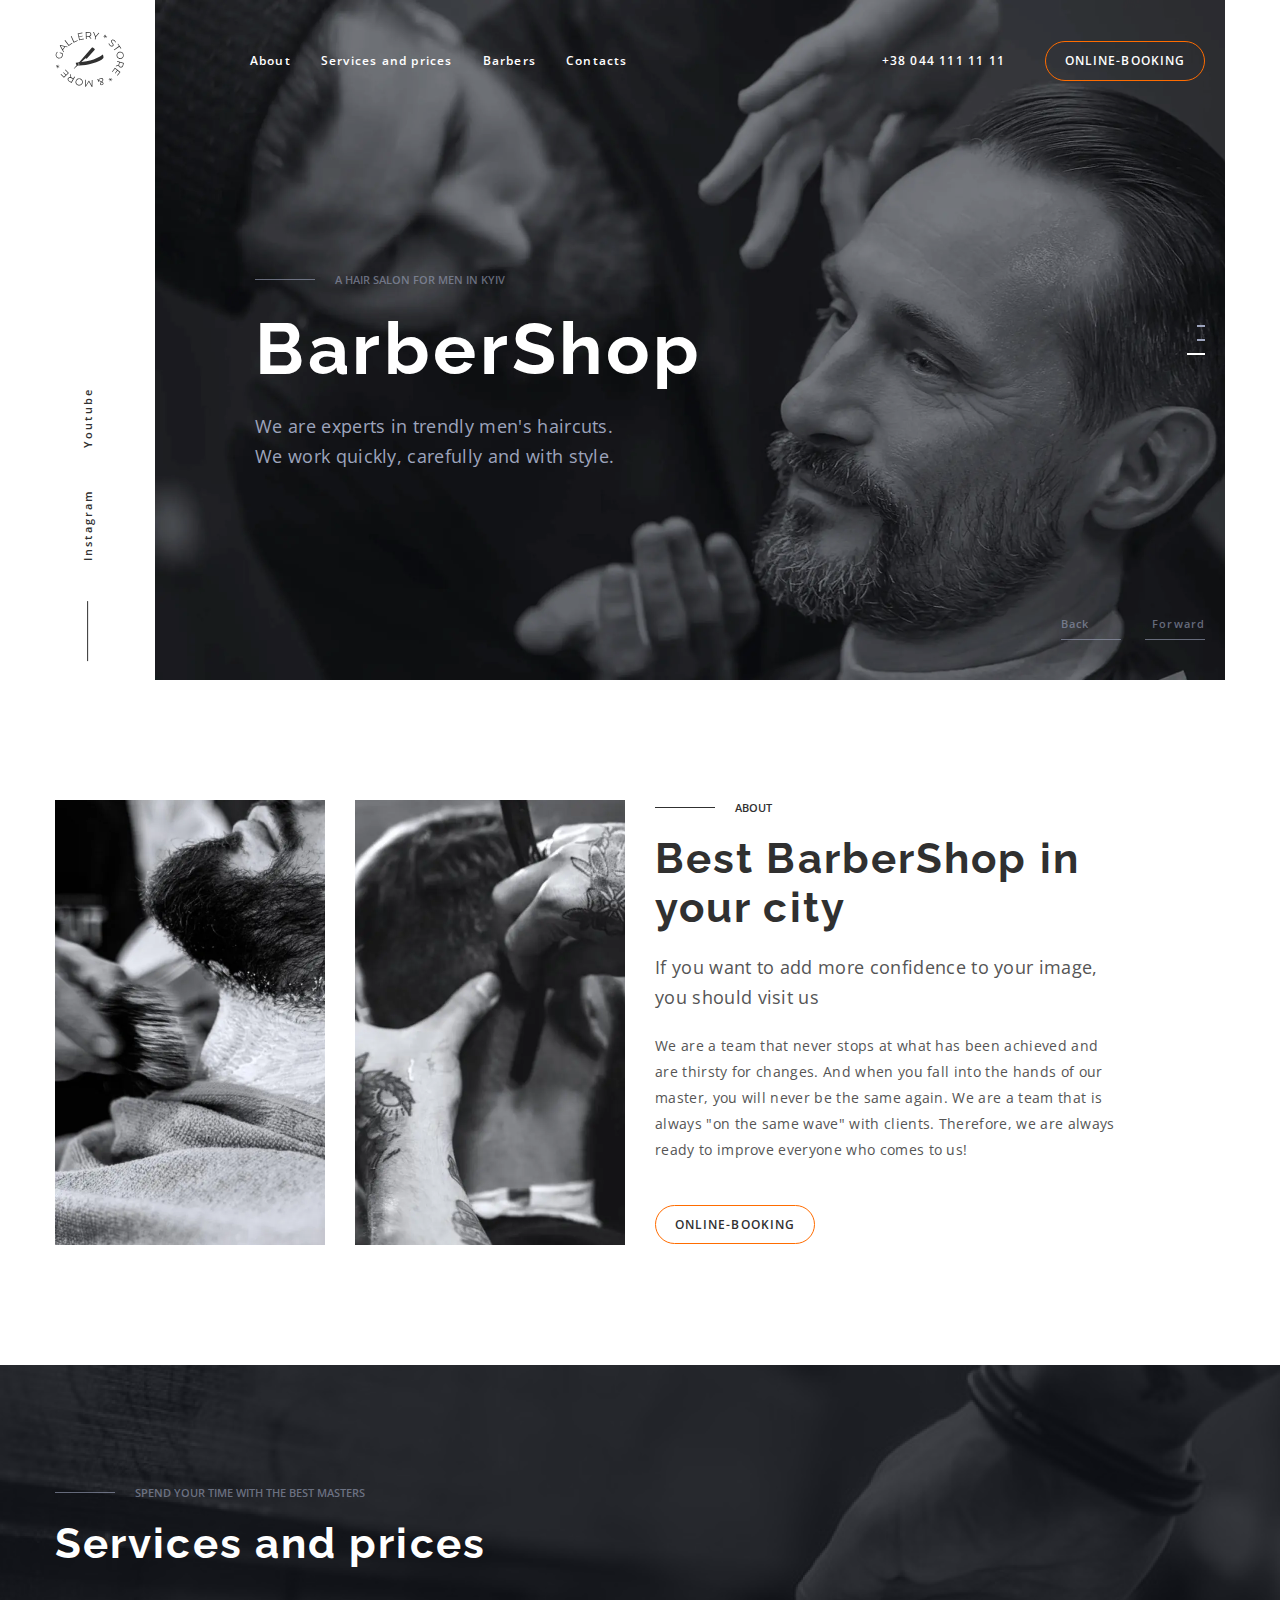
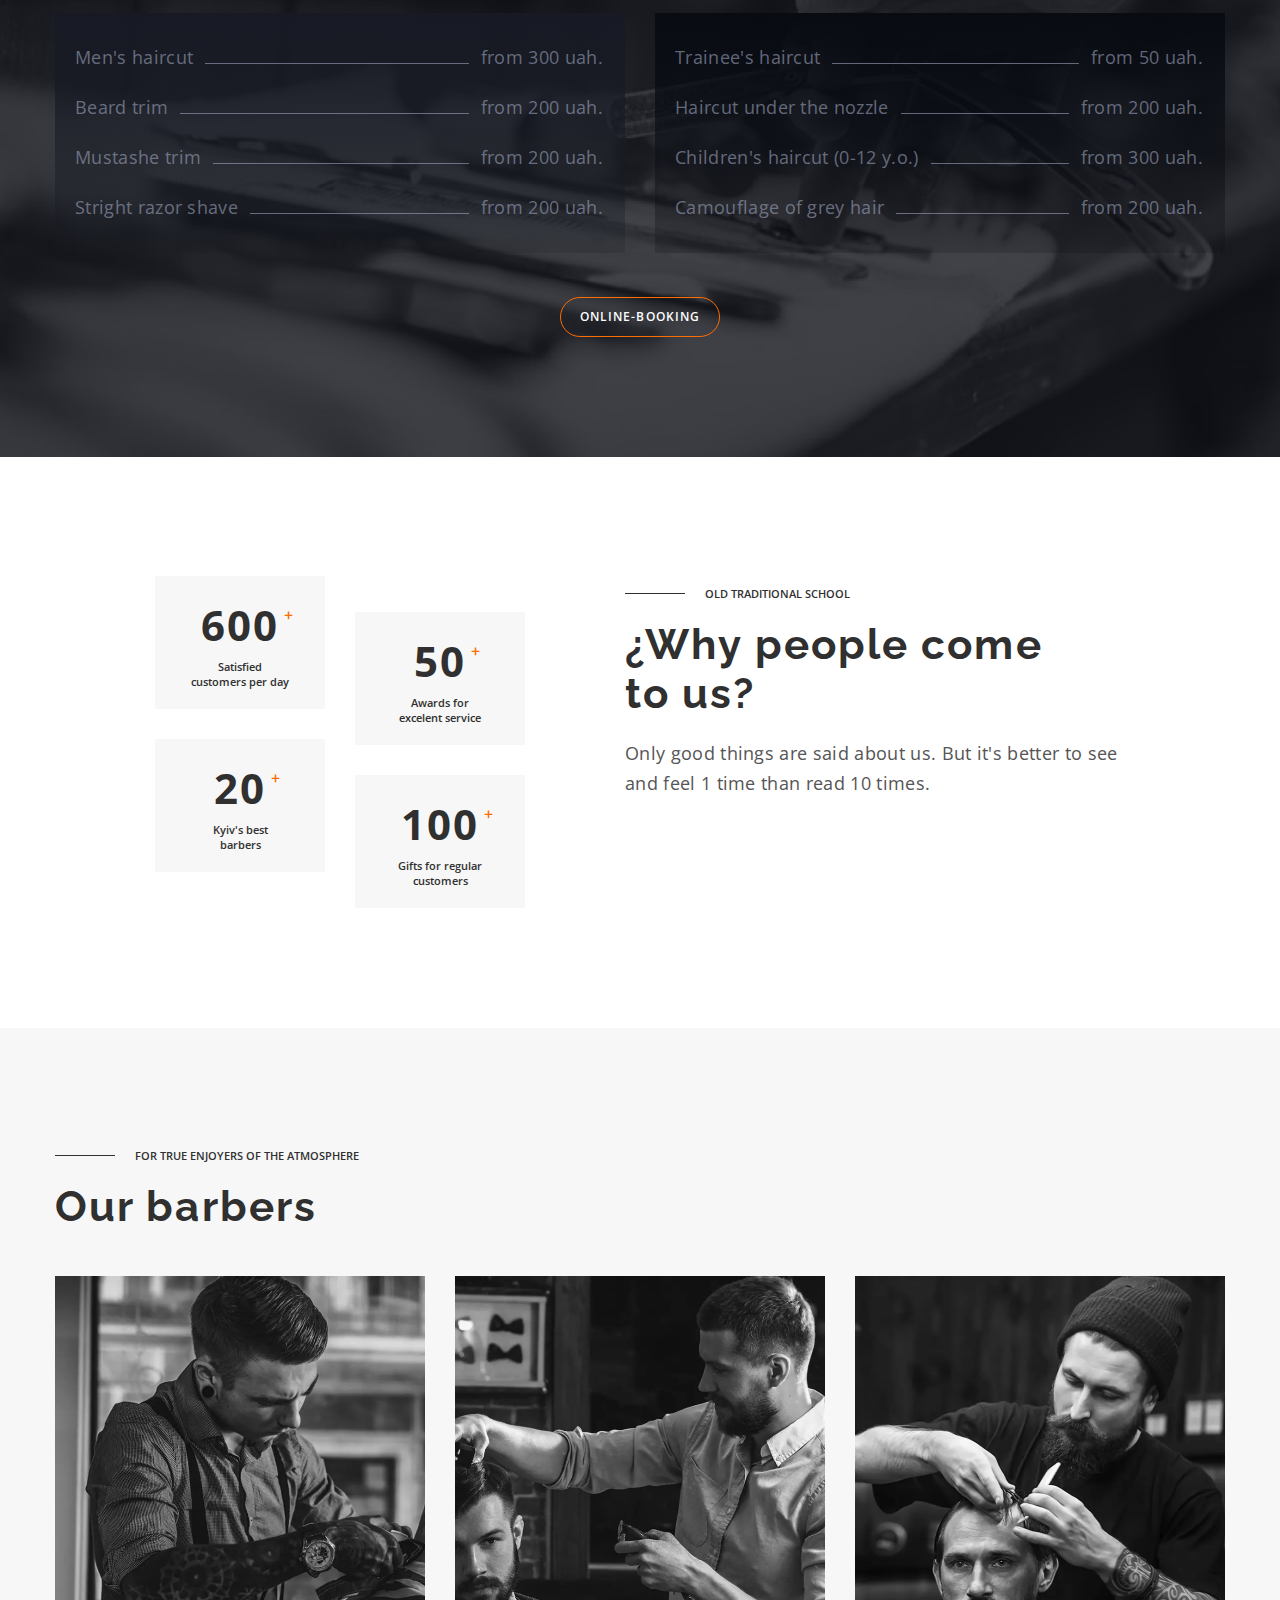
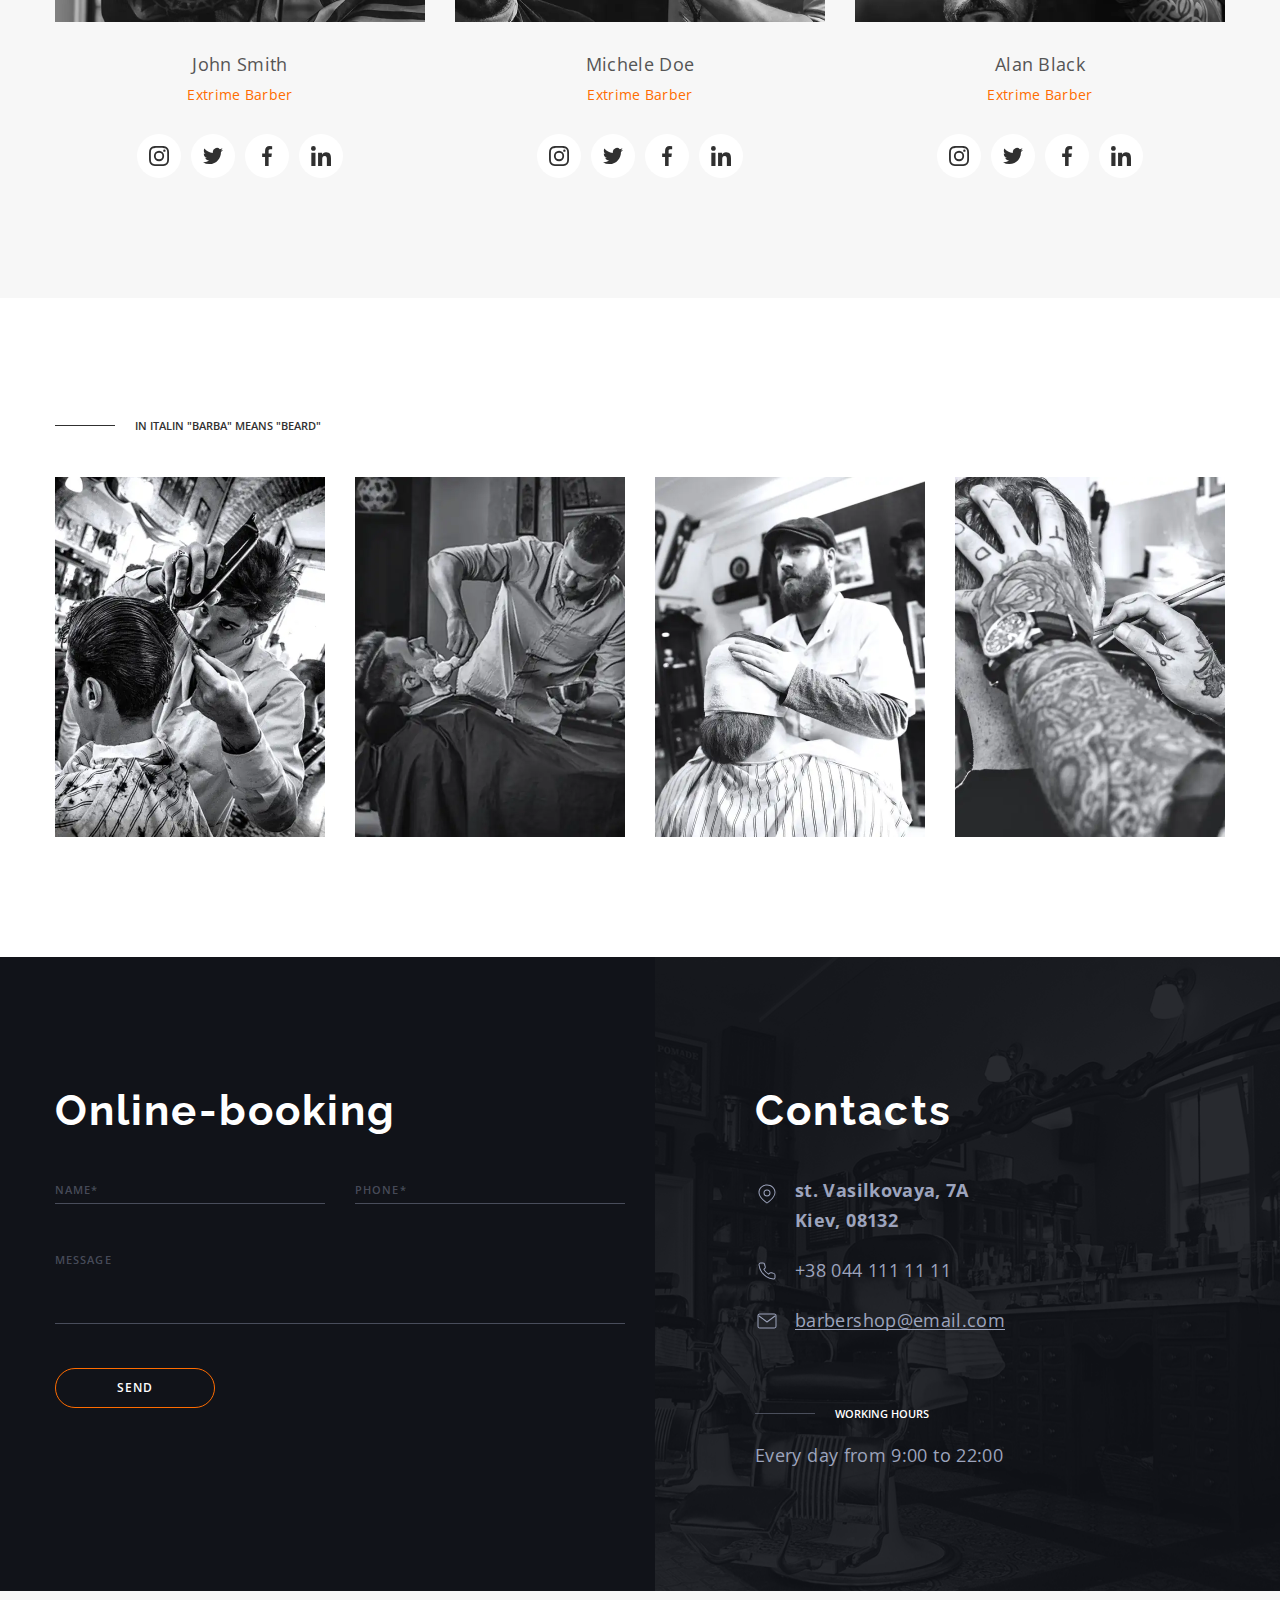
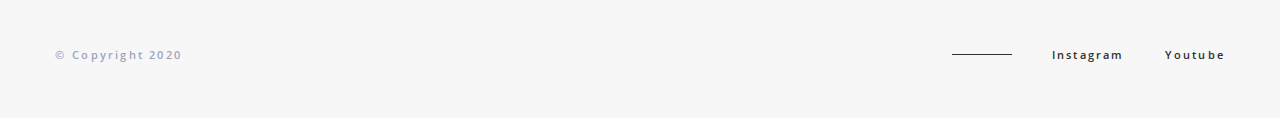
<file: index copy.html>
<!DOCTYPE html>
<html lang="en">
  <head>
    <meta charset="utf-8" />
    <meta http-equiv="x-ua-compatible" content="ie=edge" />
    <meta name="viewport" content="width=device-width, initial-scale=1.0" />
    <meta name="description" content="BarberShop - quality service of master barbers for men" />
    <link rel="icon" type="image/x-icon" href="./images/favicon.ico" />
    <link
      href="https://fonts.googleapis.com/css2?family=Open+Sans:wght@400;600;700&family=Raleway:wght@700&display=swap"
      rel="stylesheet"
    />
    <link
      rel="stylesheet"
      href="https://cdnjs.cloudflare.com/ajax/libs/modern-normalize/0.6.0/modern-normalize.min.css"
    />
    <link rel="stylesheet" href="./css/main.min.css" />
    <title>Barbershop</title>
  </head>
  <body>
    <!-- Header of page -->
    <header class="page-header">
      <div role="presentation" class="container page-header__container">
        <a href="#" class="logo" aria-label="Logo">
          <svg class="logo__image" width="39" height="32" focusable="false" aria-hidden="true">
            <use href="./images/icons.svg#icon-logo"></use>
          </svg>
        </a>
        <nav class="site-nav">
          <ul class="site-nav__list list">
            <li class="site-nav__item item">
              <a class="site-nav__link link" href="#about">About</a>
            </li>
            <li class="site-nav__item item">
              <a class="site-nav__link link" href="#services">Services and prices</a>
            </li>
            <li class="site-nav__item item">
              <a class="site-nav__link link" href="#barbers">Barbers</a>
            </li>
            <li class="site-nav__item item">
              <a class="site-nav__link link" href="#contacts">Contacts</a>
            </li>
          </ul>
          <ul class="site-nav__list list">
            <li class="site-nav__item item">
              <a href="tel:+380441111111" class="site-nav__link link">+38 044 111 11 11</a>
            </li>
            <li class="site-nav__item item">
              <button class="btn btn--light" type="button">online-booking</button>
            </li>
          </ul>
        </nav>
        <button class="menu-toggle js-open-menu" type="button" aria-label="Open the mobile menu">
          <svg
            class="menu-toggle__icon"
            width="28"
            height="28"
            focusable="false"
            aria-hidden="true"
          >
            <use href="./images/icons.svg#icon-menu"></use>
          </svg>
        </button>
      </div>
    </header>

    <main>
      <!-- Section "Hero" -->
      <section class="hero">
        <div role="presentation" class="container hero__container">
          <div class="hero__content">
            <p class="hero__subtitle subtitle">A hair salon for men in kyiv</p>
            <h1 class="hero__title title">BarberShop</h1>
            <p class="hero__text">
              We are experts in trendly men&apos;s haircuts. We work quickly, carefully and with
              style.
            </p>
            <div class="slider">
              <div class="slider__wrapper">
                <div class="slider__line">
                  <div class="slider__slide">
                    <picture>
                      <source
                        srcset="
                          ./images/hero/desktop/slide-img-1-1070.webp 1200w,
                          ./images/hero/desktop/slide-img-1-2140.webp 2400w,
                          ./images/hero/desktop/slide-img-1-3210.webp 3600w,
                          ./images/hero/desktop/slide-img-1-4280.webp 4800w
                        "
                        media="(min-width: 1200px)"
                        type="image/webp"
                        width="1070"
                        height="680"
                      />

                      <source
                        srcset="
                          ./images/hero/desktop/slide-img-1-1070.jpg 1200w,
                          ./images/hero/desktop/slide-img-1-2140.jpg 2400w,
                          ./images/hero/desktop/slide-img-1-3210.jpg 3600w,
                          ./images/hero/desktop/slide-img-1-4280.jpg 4800w
                        "
                        media="(min-width: 1200px)"
                        type="image/jpeg"
                        width="1070"
                        height="680"
                      />

                      <source
                        srcset="
                          ./images/hero/tablet/slide-img-1-570.webp   768w,
                          ./images/hero/tablet/slide-img-1-1140.webp 1536w,
                          ./images/hero/tablet/slide-img-1-1710.webp 2304w,
                          ./images/hero/tablet/slide-img-1-1710.webp 3072w
                        "
                        media="(min-width: 768px) and (max-width: 1199px)"
                        type="image/webp"
                        width="570"
                        height="680"
                      />

                      <source
                        srcset="
                          ./images/hero/tablet/slide-img-1-570.jpg   768w,
                          ./images/hero/tablet/slide-img-1-1140.jpg 1536w,
                          ./images/hero/tablet/slide-img-1-1710.jpg 2304w,
                          ./images/hero/tablet/slide-img-1-2280.jpg 3072w
                        "
                        media="(min-width: 768px) and (max-width: 1199px)"
                        type="image/jpeg"
                        width="570"
                        height="680"
                      />

                      <source
                        srcset="
                          ./images/hero/mobile/slide-img-1-480.webp   480w,
                          ./images/hero/mobile/slide-img-1-960.webp   960w,
                          ./images/hero/mobile/slide-img-1-1440.webp 1440w,
                          ./images/hero/mobile/slide-img-1-1920.webp 1920w
                        "
                        type="image/webp"
                        width="480"
                        height="580"
                      />

                      <img
                        srcset="
                          ./images/hero/mobile/slide-img-1-480.jpg   480w,
                          ./images/hero/mobile/slide-img-1-960.jpg   960w,
                          ./images/hero/mobile/slide-img-1-1440.jpg 1440w,
                          ./images/hero/mobile/slide-img-1-1920.jpg 1920w
                        "
                        src="./images/hero/mobile/slide-img-1-960.jpg"
                        alt="Slide 1 for hero"
                        width="480"
                        height="580"
                        class="slider__image image"
                      />
                    </picture>
                  </div>

                  <div class="slider__slide">
                    <picture>
                      <source
                        srcset="
                          ./images/hero/desktop/slide-img-2-1070.webp 1200w,
                          ./images/hero/desktop/slide-img-2-2140.webp 2400w,
                          ./images/hero/desktop/slide-img-2-3210.webp 3600w,
                          ./images/hero/desktop/slide-img-2-4280.webp 4800w
                        "
                        media="(min-width: 1200px)"
                        type="image/webp"
                        width="1070"
                        height="680"
                      />

                      <source
                        srcset="
                          ./images/hero/desktop/slide-img-2-1070.jpg 1200w,
                          ./images/hero/desktop/slide-img-2-2140.jpg 2400w,
                          ./images/hero/desktop/slide-img-2-3210.jpg 3600w,
                          ./images/hero/desktop/slide-img-2-4280.jpg 4800w
                        "
                        media="(min-width: 1200px)"
                        type="image/jpeg"
                        width="1070"
                        height="680"
                      />

                      <source
                        srcset="
                          ./images/hero/tablet/slide-img-2-570.webp   768w,
                          ./images/hero/tablet/slide-img-2-1140.webp 1536w,
                          ./images/hero/tablet/slide-img-2-1710.webp 2304w,
                          ./images/hero/tablet/slide-img-2-1710.webp 3072w
                        "
                        media="(min-width: 768px) and (max-width: 1199px)"
                        type="image/webp"
                        width="570"
                        height="680"
                      />

                      <source
                        srcset="
                          ./images/hero/tablet/slide-img-2-570.jpg   768w,
                          ./images/hero/tablet/slide-img-2-1140.jpg 1536w,
                          ./images/hero/tablet/slide-img-2-1710.jpg 2304w,
                          ./images/hero/tablet/slide-img-2-2280.jpg 3072w
                        "
                        media="(min-width: 768px) and (max-width: 1199px)"
                        type="image/jpeg"
                        width="570"
                        height="680"
                      />

                      <source
                        srcset="
                          ./images/hero/mobile/slide-img-2-480.webp   480w,
                          ./images/hero/mobile/slide-img-2-960.webp   960w,
                          ./images/hero/mobile/slide-img-2-1440.webp 1440w,
                          ./images/hero/mobile/slide-img-2-1920.webp 1920w
                        "
                        type="image/webp"
                        width="480"
                        height="580"
                      />

                      <img
                        srcset="
                          ./images/hero/mobile/slide-img-2-480.jpg   480w,
                          ./images/hero/mobile/slide-img-2-960.jpg   960w,
                          ./images/hero/mobile/slide-img-2-1440.jpg 1440w,
                          ./images/hero/mobile/slide-img-2-1920.jpg 1920w
                        "
                        src="./images/hero/mobile/slide-img-2-960.jpg"
                        alt="Slide 2 for hero"
                        width="480"
                        height="580"
                        class="slider__image image"
                      />
                    </picture>
                  </div>

                  <div class="slider__slide">
                    <picture>
                      <source
                        srcset="
                          ./images/hero/desktop/slide-img-3-1070.webp 1200w,
                          ./images/hero/desktop/slide-img-3-2140.webp 2400w,
                          ./images/hero/desktop/slide-img-3-3210.webp 3600w,
                          ./images/hero/desktop/slide-img-3-4280.webp 4800w
                        "
                        media="(min-width: 1200px)"
                        type="image/webp"
                        width="1070"
                        height="680"
                      />

                      <source
                        srcset="
                          ./images/hero/desktop/slide-img-3-1070.jpg 1200w,
                          ./images/hero/desktop/slide-img-3-2140.jpg 2400w,
                          ./images/hero/desktop/slide-img-3-3210.jpg 3600w,
                          ./images/hero/desktop/slide-img-3-4280.jpg 4800w
                        "
                        media="(min-width: 1200px)"
                        type="image/jpeg"
                        width="1070"
                        height="680"
                      />

                      <source
                        srcset="
                          ./images/hero/tablet/slide-img-3-570.webp   768w,
                          ./images/hero/tablet/slide-img-3-1140.webp 1536w,
                          ./images/hero/tablet/slide-img-3-1710.webp 2304w,
                          ./images/hero/tablet/slide-img-3-1710.webp 3072w
                        "
                        media="(min-width: 768px) and (max-width: 1199px)"
                        type="image/webp"
                        width="570"
                        height="680"
                      />

                      <source
                        srcset="
                          ./images/hero/tablet/slide-img-3-570.jpg   768w,
                          ./images/hero/tablet/slide-img-3-1140.jpg 1536w,
                          ./images/hero/tablet/slide-img-3-1710.jpg 2304w,
                          ./images/hero/tablet/slide-img-3-2280.jpg 3072w
                        "
                        media="(min-width: 768px) and (max-width: 1199px)"
                        type="image/jpeg"
                        width="570"
                        height="680"
                      />

                      <source
                        srcset="
                          ./images/hero/mobile/slide-img-3-480.webp   480w,
                          ./images/hero/mobile/slide-img-3-960.webp   960w,
                          ./images/hero/mobile/slide-img-3-1440.webp 1440w,
                          ./images/hero/mobile/slide-img-3-1920.webp 1920w
                        "
                        type="image/webp"
                        width="480"
                        height="580"
                      />

                      <img
                        srcset="
                          ./images/hero/mobile/slide-img-3-480.jpg   480w,
                          ./images/hero/mobile/slide-img-3-960.jpg   960w,
                          ./images/hero/mobile/slide-img-3-1440.jpg 1440w,
                          ./images/hero/mobile/slide-img-3-1920.jpg 1920w
                        "
                        src="./images/hero/mobile/slide-img-3-960.jpg"
                        alt="Slide 3 for hero"
                        width="480"
                        height="580"
                        class="slider__image image"
                      />
                    </picture>
                  </div>
                </div>
              </div>

              <div class="slider__buttons">
                <button class="slider__button slider__button--prev">back</button>
                <button class="slider__button slider__button--next">forward</button>
              </div>

              <div class="slider__dots">
                <div class="slider__dot slider__dot--active"></div>
                <div class="slider__dot"></div>
                <div class="slider__dot"></div>
              </div>
            </div>
          </div>
          <aside class="hero__aside">
            <ul class="soc-nav__list soc-nav__list--aside list">
              <li class="soc-nav__item soc-nav__item--decor item">
                <a
                  class="soc-nav__link link"
                  href="https://www.instagram.com/"
                  target="_blank"
                  rel="noreferrer noopener nofollow"
                  >Instagram</a
                >
              </li>
              <li class="soc-nav__item item">
                <a
                  class="soc-nav__link link"
                  href="https://www.youtube.com/"
                  target="_blank"
                  rel="noreferrer noopener nofollow"
                  >Youtube</a
                >
              </li>
            </ul>
          </aside>
        </div>
      </section>

      <!-- Section "About" -->
      <section class="about section" id="about">
        <div role="presentation" class="about__container container">
          <div class="about__content">
            <p class="about__subtitle subtitle">about</p>
            <h2 class="about__title title">Best BarberShop in your city</h2>
            <p class="about__text about__text--pretext">
              If you want to add more confidence to your image, you should visit us
            </p>
            <p class="about__text">
              We are a team that never stops at what has been achieved and are thirsty for changes.
              And when you fall into the hands of our master, you will never be the same again. We
              are a team that is always "on the same wave" with clients. Therefore, we are always
              ready to improve everyone who comes to us!
            </p>
            <button class="btn" type="button" data-modal-open>online-booking</button>
          </div>
          <aside class="about__aside">
            <ul class="about__list list">
              <li class="about__item item">
                <div class="about__thumb thumb">
                  <picture>
                    <source
                      srcset="
                        ./images/about/desktop/about-img-1-270.webp  1200w,
                        ./images/about/desktop/about-img-1-540.webp  2400w,
                        ./images/about/desktop/about-img-1-810.webp  3600w,
                        ./images/about/desktop/about-img-1-1080.webp 4800w
                      "
                      media="(min-width: 1200px)"
                      type="image/webp"
                      width="270"
                      height="445"
                    />

                    <source
                      srcset="
                        ./images/about/desktop/about-img-1-270.jpg  1200w,
                        ./images/about/desktop/about-img-1-540.jpg  2400w,
                        ./images/about/desktop/about-img-1-810.jpg  3600w,
                        ./images/about/desktop/about-img-1-1080.jpg 4800w
                      "
                      media="(min-width: 1200px)"
                      type="image/jpeg"
                      width="270"
                      height="445"
                    />

                    <source
                      srcset="
                        ./images/about/tablet/about-img-1-330.webp   768w,
                        ./images/about/tablet/about-img-1-660.webp  1536w,
                        ./images/about/tablet/about-img-1-990.webp  2304w,
                        ./images/about/tablet/about-img-1-1320.webp 3072w
                      "
                      type="image/webp"
                      width="330"
                      height="235"
                    />

                    <img
                      srcset="
                        ./images/about/tablet/about-img-1-330.jpg   768w,
                        ./images/about/tablet/about-img-1-660.jpg  1536w,
                        ./images/about/tablet/about-img-1-990.jpg  2304w,
                        ./images/about/tablet/about-img-1-1320.jpg 3072w
                      "
                      src="./images/about/tablet/about-img-1-990.jpg"
                      alt="Image 1: shaving in the process"
                      width="330"
                      height="235"
                      class="about__image image"
                    />
                  </picture>
                </div>
              </li>
              <li class="about__item item">
                <div class="about__thumb thumb">
                  <picture>
                    <source
                      srcset="
                        ./images/about/desktop/about-img-2-270.webp  1200w,
                        ./images/about/desktop/about-img-2-540.webp  2400w,
                        ./images/about/desktop/about-img-2-810.webp  3600w,
                        ./images/about/desktop/about-img-2-1080.webp 4800w
                      "
                      media="(min-width: 1200px)"
                      type="image/webp"
                      width="270"
                      height="445"
                    />

                    <source
                      srcset="
                        ./images/about/desktop/about-img-2-270.jpg  1200w,
                        ./images/about/desktop/about-img-2-540.jpg  2400w,
                        ./images/about/desktop/about-img-2-810.jpg  3600w,
                        ./images/about/desktop/about-img-2-1080.jpg 4800w
                      "
                      media="(min-width: 1200px)"
                      type="image/jpeg"
                      width="270"
                      height="445"
                    />

                    <source
                      srcset="
                        ./images/about/tablet/about-img-2-330.webp   768w,
                        ./images/about/tablet/about-img-2-660.webp  1536w,
                        ./images/about/tablet/about-img-2-990.webp  2304w,
                        ./images/about/tablet/about-img-2-1320.webp 3072w
                      "
                      type="image/webp"
                      width="330"
                      height="235"
                    />

                    <img
                      srcset="
                        ./images/about/tablet/about-img-2-330.jpg   768w,
                        ./images/about/tablet/about-img-2-660.jpg  1536w,
                        ./images/about/tablet/about-img-2-990.jpg  2304w,
                        ./images/about/tablet/about-img-2-1320.jpg 3072w
                      "
                      src="./images/about/tablet/about-img-2-990.jpg"
                      alt="Image 2: haircut in the process"
                      width="330"
                      height="235"
                      class="about__image image"
                    />
                  </picture>
                </div>
              </li>
            </ul>
          </aside>
        </div>
      </section>

      <!-- Section "Services" -->
      <section class="services section" id="services">
        <div role="presentation" class="container">
          <p class="services__subtitle subtitle">spend your time with the best masters</p>
          <h2 class="services__title title">Services and prices</h2>
          <ul class="services__list list">
            <li class="services__item">
              <ul class="services__inner-list list">
                <li class="services__inner-item">
                  <span class="services__name">Men&apos;s haircut</span>
                  <span class="services__price">from 300 uah.</span>
                </li>
                <li class="services__inner-item">
                  <span class="services__name">Beard trim</span>
                  <span class="services__price">from 200 uah.</span>
                </li>
                <li class="services__inner-item">
                  <span class="services__name">Mustashe trim</span>
                  <span class="services__price">from 200 uah.</span>
                </li>
                <li class="services__inner-item">
                  <span class="services__name">Stright razor shave</span>
                  <span class="services__price">from 200 uah.</span>
                </li>
              </ul>
            </li>

            <li class="services__item">
              <ul class="services__inner-list list">
                <li class="services__inner-item">
                  <span class="services__name">Trainee&apos;s haircut</span>
                  <span class="services__price">from 50 uah.</span>
                </li>
                <li class="services__inner-item">
                  <span class="services__name">Haircut under the nozzle</span>
                  <span class="services__price">from 200 uah.</span>
                </li>
                <li class="services__inner-item">
                  <span class="services__name">Children&apos;s haircut (0-12 y.o.)</span>
                  <span class="services__price">from 300 uah.</span>
                </li>
                <li class="services__inner-item">
                  <span class="services__name">Camouflage of grey hair</span>
                  <span class="services__price">from 200 uah.</span>
                </li>
              </ul>
            </li>
          </ul>
          <button class="btn btn--light" type="button" data-modal-nepo>online-booking</button>
        </div>
      </section>

      <!-- Section "features" -->
      <section class="features section">
        <div role="presentation" class="features__container container">
          <div class="features__content">
            <p class="features__subtitle subtitle">old traditional school</p>
            <h2 class="features__title title">Why people come to us?</h2>
            <p class="features__text">
              Only good things are said about us. But it&apos;s better to see and feel 1 time than
              read 10 times.
            </p>
          </div>
          <ul class="features__list list">
            <li class="features__item">
              <div class="feature">
                <p class="feature__count">600</p>
                <p class="feature__text">Satisfied customers per day</p>
              </div>
            </li>
            <li class="features__item">
              <div class="feature">
                <p class="feature__count">50</p>
                <p class="feature__text">Awards for excelent service</p>
              </div>
            </li>
            <li class="features__item">
              <div class="feature">
                <p class="feature__count">20</p>
                <p class="feature__text feature__text--small">Kyiv&apos;s best barbers</p>
              </div>
            </li>
            <li class="features__item">
              <div class="feature">
                <p class="feature__count">100</p>
                <p class="feature__text">Gifts for regular customers</p>
              </div>
            </li>
          </ul>
        </div>
      </section>

      <!-- Section "Barbers" -->
      <section class="barbers section" id="barbers">
        <div role="presentation" class="barbers__container container">
          <p class="barbers__subtitle subtitle">for true enjoyers of the atmosphere</p>
          <h2 class="barbers__title title">Our barbers</h2>
          <ul class="barbers__list list">
            <li class="barbers__item">
              <div class="card">
                <div class="barbers__thumb thumb">
                  <picture>
                    <source
                      srcset="
                        ./images/barbers/desktop/barber-1-370.webp  1200w,
                        ./images/barbers/desktop/barber-1-740.webp  2400w,
                        ./images/barbers/desktop/barber-1-1110.webp 3600w,
                        ./images/barbers/desktop/barber-1-1480.webp 4800w
                      "
                      media="(min-width: 1200px)"
                      type="image/webp"
                      width="370"
                      height="346"
                    />

                    <source
                      srcset="
                        ./images/barbers/desktop/barber-1-370.jpg  1200w,
                        ./images/barbers/desktop/barber-1-740.jpg  2400w,
                        ./images/barbers/desktop/barber-1-1110.jpg 3600w,
                        ./images/barbers/desktop/barber-1-1480.jpg 4800w
                      "
                      media="(min-width: 1200px)"
                      type="image/jpeg"
                      width="370"
                      height="346"
                    />

                    <source
                      srcset="
                        ./images/barbers/tablet/barber-1-450.webp   768w,
                        ./images/barbers/tablet/barber-1-900.webp  1536w,
                        ./images/barbers/tablet/barber-1-1350.webp 2304w,
                        ./images/barbers/tablet/barber-1-1800.webp 3072w
                      "
                      media="(min-width: 768px) and (max-width: 1199px)"
                      type="image/webp"
                      width="450"
                      height="346"
                    />

                    <source
                      srcset="
                        ./images/barbers/tablet/barber-1-450.jpg   768w,
                        ./images/barbers/tablet/barber-1-900.jpg  1536w,
                        ./images/barbers/tablet/barber-1-1350.jpg 2304w,
                        ./images/barbers/tablet/barber-1-1800.jpg 3072w
                      "
                      media="(min-width: 768px) and (max-width: 1199px)"
                      type="image/jpeg"
                      width="450"
                      height="346"
                    />

                    <source
                      srcset="
                        ./images/barbers/mobile/barber-1-418.webp   480w,
                        ./images/barbers/mobile/barber-1-836.webp   960w,
                        ./images/barbers/mobile/barber-1-1254.webp 1440w,
                        ./images/barbers/mobile/barber-1-1672.webp 1920w
                      "
                      type="image/webp"
                      width="418"
                      height="346"
                    />

                    <img
                      loading="lazy"
                      srcset="
                        ./images/barbers/mobile/barber-1-418.jpg   480w,
                        ./images/barbers/mobile/barber-1-836.jpg   960w,
                        ./images/barbers/mobile/barber-1-1254.jpg 1440w,
                        ./images/barbers/mobile/barber-1-1672.jpg 1920w
                      "
                      src="./images/barbers/mobile/barber-1-836.jpg"
                      alt="Extrime barber John Smith"
                      width="418"
                      height="346"
                      class="image"
                    />
                  </picture>
                </div>
                <div class="card__contain">
                  <h3 class="card__title">John Smith</h3>
                  <p class="card__text">extrime barber</p>
                  <ul class="socials list">
                    <li class="socials__item">
                      <a href="#" aria-label="Go to the Instagram page" class="socials__link">
                        <svg
                          class="socials__icon"
                          width="20"
                          height="20"
                          focusable="false"
                          aria-hidden="true"
                        >
                          <use href="./images/icons.svg#icon-instagram"></use>
                        </svg>
                      </a>
                    </li>
                    <li class="socials__item">
                      <a href="#" aria-label="go to the Twitter page" class="socials__link">
                        <svg
                          class="socials__icon"
                          width="20"
                          height="20"
                          focusable="false"
                          aria-hidden="true"
                        >
                          <use href="./images/icons.svg#icon-twitter"></use>
                        </svg>
                      </a>
                    </li>
                    <li class="socials__item">
                      <a href="#" aria-label="go to the Facebook page" class="socials__link">
                        <svg
                          class="socials__icon"
                          width="20"
                          height="20"
                          focusable="false"
                          aria-hidden="true"
                        >
                          <use href="./images/icons.svg#icon-facebook"></use>
                        </svg>
                      </a>
                    </li>
                    <li class="socials__item">
                      <a href="#" aria-label="go to the LinkedIn page" class="socials__link">
                        <svg
                          class="socials__icon"
                          width="20"
                          height="20"
                          focusable="false"
                          aria-hidden="true"
                        >
                          <use href="./images/icons.svg#icon-linkedin"></use>
                        </svg>
                      </a>
                    </li>
                  </ul>
                </div>
              </div>
            </li>
            <li class="barbers__item">
              <div class="card">
                <div class="barbers__thumb thumb">
                  <picture>
                    <source
                      srcset="
                        ./images/barbers/desktop/barber-2-370.webp  1200w,
                        ./images/barbers/desktop/barber-2-740.webp  2400w,
                        ./images/barbers/desktop/barber-2-1110.webp 3600w,
                        ./images/barbers/desktop/barber-2-1480.webp 4800w
                      "
                      media="(min-width: 1200px)"
                      type="image/webp"
                      width="370"
                      height="346"
                    />

                    <source
                      srcset="
                        ./images/barbers/desktop/barber-2-370.jpg  1200w,
                        ./images/barbers/desktop/barber-2-740.jpg  2400w,
                        ./images/barbers/desktop/barber-2-1110.jpg 3600w,
                        ./images/barbers/desktop/barber-2-1480.jpg 4800w
                      "
                      media="(min-width: 1200px)"
                      type="image/jpeg"
                      width="370"
                      height="346"
                    />

                    <source
                      srcset="
                        ./images/barbers/tablet/barber-2-450.webp   768w,
                        ./images/barbers/tablet/barber-2-900.webp  1536w,
                        ./images/barbers/tablet/barber-2-1350.webp 2304w,
                        ./images/barbers/tablet/barber-2-1800.webp 3072w
                      "
                      media="(min-width: 768px) and (max-width: 1199px)"
                      type="image/webp"
                      width="450"
                      height="346"
                    />

                    <source
                      srcset="
                        ./images/barbers/tablet/barber-2-450.jpg   768w,
                        ./images/barbers/tablet/barber-2-900.jpg  1536w,
                        ./images/barbers/tablet/barber-2-1350.jpg 2304w,
                        ./images/barbers/tablet/barber-2-1800.jpg 3072w
                      "
                      media="(min-width: 768px) and (max-width: 1199px)"
                      type="image/jpeg"
                      width="450"
                      height="346"
                    />

                    <source
                      srcset="
                        ./images/barbers/mobile/barber-2-418.webp   480w,
                        ./images/barbers/mobile/barber-2-836.webp   960w,
                        ./images/barbers/mobile/barber-2-1254.webp 1440w,
                        ./images/barbers/mobile/barber-2-1672.webp 1920w
                      "
                      width="418"
                      height="346"
                      type="image/webp"
                    />

                    <img
                      loading="lazy"
                      srcset="
                        ./images/barbers/mobile/barber-2-418.jpg   480w,
                        ./images/barbers/mobile/barber-2-836.jpg   960w,
                        ./images/barbers/mobile/barber-2-1254.jpg 1440w,
                        ./images/barbers/mobile/barber-2-1672.jpg 1920w
                      "
                      src="./images/barbers/mobile/barber-2-836.jpg"
                      alt="Extrime barber Michele Doe"
                      width="418"
                      height="346"
                      class="image"
                    />
                  </picture>
                </div>
                <div class="card__contain">
                  <h3 class="card__title">Michele Doe</h3>
                  <p class="card__text">extrime barber</p>
                  <ul class="socials list">
                    <li class="socials__item">
                      <a href="#" aria-label="go to the Instagram page" class="socials__link">
                        <svg
                          class="socials__icon"
                          width="20"
                          height="20"
                          focusable="false"
                          aria-hidden="true"
                        >
                          <use href="./images/icons.svg#icon-instagram"></use>
                        </svg>
                      </a>
                    </li>
                    <li class="socials__item">
                      <a href="#" aria-label="go to the Twitter page" class="socials__link">
                        <svg
                          class="socials__icon"
                          width="20"
                          height="20"
                          focusable="false"
                          aria-hidden="true"
                        >
                          <use href="./images/icons.svg#icon-twitter"></use>
                        </svg>
                      </a>
                    </li>
                    <li class="socials__item">
                      <a href="#" aria-label="go to the Facebook page" class="socials__link">
                        <svg
                          class="socials__icon"
                          width="20"
                          height="20"
                          focusable="false"
                          aria-hidden="true"
                        >
                          <use href="./images/icons.svg#icon-facebook"></use>
                        </svg>
                      </a>
                    </li>
                    <li class="socials__item">
                      <a href="#" aria-label="go to the LinkedIn page" class="socials__link">
                        <svg
                          class="socials__icon"
                          width="20"
                          height="20"
                          focusable="false"
                          aria-hidden="true"
                        >
                          <use href="./images/icons.svg#icon-linkedin"></use>
                        </svg>
                      </a>
                    </li>
                  </ul>
                </div>
              </div>
            </li>
            <li class="barbers__item">
              <div class="card">
                <div class="barbers__thumb thumb">
                  <picture>
                    <source
                      srcset="
                        ./images/barbers/desktop/barber-3-370.webp  1200w,
                        ./images/barbers/desktop/barber-3-740.webp  2400w,
                        ./images/barbers/desktop/barber-3-1110.webp 3600w,
                        ./images/barbers/desktop/barber-3-1480.webp 4800w
                      "
                      media="(min-width: 1200px)"
                      type="image/webp"
                      width="370"
                      height="346"
                    />

                    <source
                      srcset="
                        ./images/barbers/desktop/barber-3-370.jpg  1200w,
                        ./images/barbers/desktop/barber-3-740.jpg  2400w,
                        ./images/barbers/desktop/barber-3-1110.jpg 3600w,
                        ./images/barbers/desktop/barber-3-1480.jpg 4800w
                      "
                      media="(min-width: 1200px)"
                      type="image/jpeg"
                      width="370"
                      height="346"
                    />

                    <source
                      srcset="
                        ./images/barbers/tablet/barber-3-450.webp   768w,
                        ./images/barbers/tablet/barber-3-900.webp  1536w,
                        ./images/barbers/tablet/barber-3-1350.webp 2304w,
                        ./images/barbers/tablet/barber-3-1800.webp 3072w
                      "
                      media="(min-width: 768px) and (max-width: 1199px)"
                      type="image/webp"
                      width="450"
                      height="346"
                    />

                    <source
                      srcset="
                        ./images/barbers/tablet/barber-3-450.jpg   768w,
                        ./images/barbers/tablet/barber-3-900.jpg  1536w,
                        ./images/barbers/tablet/barber-3-1350.jpg 2304w,
                        ./images/barbers/tablet/barber-3-1800.jpg 3072w
                      "
                      media="(min-width: 768px) and (max-width: 1199px)"
                      type="image/jpeg"
                      width="450"
                      height="346"
                    />

                    <source
                      srcset="
                        ./images/barbers/mobile/barber-3-418.webp   480w,
                        ./images/barbers/mobile/barber-3-836.webp   960w,
                        ./images/barbers/mobile/barber-3-1254.webp 1440w,
                        ./images/barbers/mobile/barber-3-1672.webp 1920w
                      "
                      width="418"
                      height="346"
                      type="image/webp"
                    />

                    <img
                      loading="lazy"
                      srcset="
                        ./images/barbers/mobile/barber-3-418.jpg   480w,
                        ./images/barbers/mobile/barber-3-836.jpg   960w,
                        ./images/barbers/mobile/barber-3-1254.jpg 1440w,
                        ./images/barbers/mobile/barber-3-1672.jpg 1920w
                      "
                      src="./images/barbers/mobile/barber-3-836.jpg"
                      alt="Extrime barber Alan Black"
                      width="418"
                      height="346"
                      class="image"
                    />
                  </picture>
                </div>
                <div class="card__contain">
                  <h3 class="card__title">Alan Black</h3>
                  <p class="card__text">extrime barber</p>
                  <ul class="socials list">
                    <li class="socials__item">
                      <a href="#" aria-label="go to the Instagram page" class="socials__link">
                        <svg
                          class="socials__icon"
                          width="20"
                          height="20"
                          focusable="false"
                          aria-hidden="true"
                        >
                          <use href="./images/icons.svg#icon-instagram"></use>
                        </svg>
                      </a>
                    </li>
                    <li class="socials__item">
                      <a href="#" aria-label="go to the Twitter page" class="socials__link">
                        <svg
                          class="socials__icon"
                          width="20"
                          height="20"
                          focusable="false"
                          aria-hidden="true"
                        >
                          <use href="./images/icons.svg#icon-twitter"></use>
                        </svg>
                      </a>
                    </li>
                    <li class="socials__item">
                      <a href="#" aria-label="go to the Facebook page" class="socials__link">
                        <svg
                          class="socials__icon"
                          width="20"
                          height="20"
                          focusable="false"
                          aria-hidden="true"
                        >
                          <use href="./images/icons.svg#icon-facebook"></use>
                        </svg>
                      </a>
                    </li>
                    <li class="socials__item">
                      <a href="#" aria-label="go to the LinkedIn page" class="socials__link">
                        <svg
                          class="socials__icon"
                          width="20"
                          height="20"
                          focusable="false"
                          aria-hidden="true"
                        >
                          <use href="./images/icons.svg#icon-linkedin"></use>
                        </svg>
                      </a>
                    </li>
                  </ul>
                </div>
              </div>
            </li>
          </ul>
        </div>
      </section>

      <!-- Section "Portfolio" -->
      <section class="portfolio section">
        <div role="presentation" class="container portfolio__container">
          <p class="portfolio__subtitle subtitle">
            in italin &quot;barba&quot; means &quot;beard&quot;
          </p>
          <h2 class="portfolio__title title">BarberShop&apos;s portfolio</h2>
          <ul class="portfolio__list list">
            <li class="portfolio__item">
              <div class="portfolio__thumb thumb">
                <picture>
                  <source
                    srcset="
                      ./images/portfolio/desktop/portfolio-1-270.webp  1200w,
                      ./images/portfolio/desktop/portfolio-1-540.webp  2400w,
                      ./images/portfolio/desktop/portfolio-1-810.webp  3600w,
                      ./images/portfolio/desktop/portfolio-1-1080.webp 4800w
                    "
                    media="(min-width: 1200px)"
                    type="image/webp"
                    width="270"
                    height="360"
                  />

                  <source
                    srcset="
                      ./images/portfolio/desktop/portfolio-1-270.jpg  1200w,
                      ./images/portfolio/desktop/portfolio-1-540.jpg  2400w,
                      ./images/portfolio/desktop/portfolio-1-810.jpg  3600w,
                      ./images/portfolio/desktop/portfolio-1-1080.jpg 4800w
                    "
                    media="(min-width: 1200px)"
                    type="image/jpeg"
                    width="270"
                    height="360"
                  />

                  <source
                    srcset="
                      ./images/portfolio/tablet/portfolio-1-330.webp   768w,
                      ./images/portfolio/tablet/portfolio-1-660.webp  1536w,
                      ./images/portfolio/tablet/portfolio-1-990.webp  2304w,
                      ./images/portfolio/tablet/portfolio-1-1320.webp 3072w
                    "
                    media="(min-width: 768px) and (max-width: 1199px)"
                    type="image/webp"
                    width="330"
                    height="360"
                  />

                  <source
                    srcset="
                      ./images/portfolio/tablet/portfolio-1-330.jpg   768w,
                      ./images/portfolio/tablet/portfolio-1-660.jpg  1536w,
                      ./images/portfolio/tablet/portfolio-1-990.jpg  2304w,
                      ./images/portfolio/tablet/portfolio-1-1320.jpg 3072w
                    "
                    media="(min-width: 768px) and (max-width: 1199px)"
                    type="image/jpeg"
                    width="330"
                    height="360"
                  />

                  <source
                    srcset="
                      ./images/portfolio/mobile/portfolio-1-418.webp   480w,
                      ./images/portfolio/mobile/portfolio-1-836.webp   960w,
                      ./images/portfolio/mobile/portfolio-1-1254.webp 1440w,
                      ./images/portfolio/mobile/portfolio-1-1672.webp 1920w
                    "
                    sizes="(max-width: 480px) calc(100vw - 62px), 418px"
                    width="418"
                    height="360"
                    type="image/webp"
                  />

                  <img
                    loading="lazy"
                    srcset="
                      ./images/portfolio/mobile/portfolio-1-418.jpg   480w,
                      ./images/portfolio/mobile/portfolio-1-836.jpg   960w,
                      ./images/portfolio/mobile/portfolio-1-1254.jpg 1440w,
                      ./images/portfolio/mobile/portfolio-1-1672.jpg 1920w
                    "
                    sizes="(max-width: 480px) calc(100vw - 62px), 418px"
                    src="./images/portfolio/mobile/portfolio-1-836.jpg"
                    alt="Weekday: haircut services"
                    width="418"
                    height="360"
                    class="image"
                  />
                </picture>
              </div>
            </li>

            <li class="portfolio__item">
              <div class="portfolio__thumb thumb">
                <picture>
                  <source
                    srcset="
                      ./images/portfolio/desktop/portfolio-2-270.webp  1200w,
                      ./images/portfolio/desktop/portfolio-2-540.webp  2400w,
                      ./images/portfolio/desktop/portfolio-2-810.webp  3600w,
                      ./images/portfolio/desktop/portfolio-2-1080.webp 4800w
                    "
                    media="(min-width: 1200px)"
                    type="image/webp"
                    width="270"
                    height="360"
                  />

                  <source
                    srcset="
                      ./images/portfolio/desktop/portfolio-2-270.jpg  1200w,
                      ./images/portfolio/desktop/portfolio-2-540.jpg  2400w,
                      ./images/portfolio/desktop/portfolio-2-810.jpg  3600w,
                      ./images/portfolio/desktop/portfolio-2-1080.jpg 4800w
                    "
                    media="(min-width: 1200px)"
                    type="image/jpeg"
                    width="270"
                    height="360"
                  />

                  <source
                    srcset="
                      ./images/portfolio/tablet/portfolio-2-330.webp   768w,
                      ./images/portfolio/tablet/portfolio-2-660.webp  1536w,
                      ./images/portfolio/tablet/portfolio-2-990.webp  2304w,
                      ./images/portfolio/tablet/portfolio-2-1320.webp 3072w
                    "
                    media="(min-width: 768px) and (max-width: 1199px)"
                    type="image/webp"
                    width="330"
                    height="360"
                  />

                  <source
                    srcset="
                      ./images/portfolio/tablet/portfolio-2-330.jpg   768w,
                      ./images/portfolio/tablet/portfolio-2-660.jpg  1536w,
                      ./images/portfolio/tablet/portfolio-2-990.jpg  2304w,
                      ./images/portfolio/tablet/portfolio-2-1320.jpg 3072w
                    "
                    media="(min-width: 768px) and (max-width: 1199px)"
                    type="image/jpeg"
                    width="330"
                    height="360"
                  />

                  <source
                    srcset="
                      ./images/portfolio/mobile/portfolio-2-418.webp   480w,
                      ./images/portfolio/mobile/portfolio-2-836.webp   960w,
                      ./images/portfolio/mobile/portfolio-2-1254.webp 1440w,
                      ./images/portfolio/mobile/portfolio-2-1672.webp 1920w
                    "
                    width="418"
                    height="360"
                    type="image/webp"
                  />

                  <img
                    loading="lazy"
                    srcset="
                      ./images/portfolio/mobile/portfolio-2-418.jpg   480w,
                      ./images/portfolio/mobile/portfolio-2-836.jpg   960w,
                      ./images/portfolio/mobile/portfolio-2-1254.jpg 1440w,
                      ./images/portfolio/mobile/portfolio-2-1672.jpg 1920w
                    "
                    src="./images/portfolio/mobile/portfolio-2-836.jpg"
                    alt="Weekday: shaving services"
                    width="418"
                    height="360"
                    class="image"
                  />
                </picture>
              </div>
            </li>

            <li class="portfolio__item">
              <div class="portfolio__thumb thumb">
                <picture>
                  <source
                    srcset="
                      ./images/portfolio/desktop/portfolio-3-270.webp  1200w,
                      ./images/portfolio/desktop/portfolio-3-540.webp  2400w,
                      ./images/portfolio/desktop/portfolio-3-810.webp  3600w,
                      ./images/portfolio/desktop/portfolio-3-1080.webp 4800w
                    "
                    media="(min-width: 1200px)"
                    type="image/webp"
                    width="270"
                    height="360"
                  />

                  <source
                    srcset="
                      ./images/portfolio/desktop/portfolio-3-270.jpg  1200w,
                      ./images/portfolio/desktop/portfolio-3-540.jpg  2400w,
                      ./images/portfolio/desktop/portfolio-3-810.jpg  3600w,
                      ./images/portfolio/desktop/portfolio-3-1080.jpg 4800w
                    "
                    media="(min-width: 1200px)"
                    type="image/jpeg"
                    width="270"
                    height="360"
                  />

                  <source
                    srcset="
                      ./images/portfolio/tablet/portfolio-3-330.webp   768w,
                      ./images/portfolio/tablet/portfolio-3-660.webp  1536w,
                      ./images/portfolio/tablet/portfolio-3-990.webp  2304w,
                      ./images/portfolio/tablet/portfolio-3-1320.webp 3072w
                    "
                    media="(min-width: 768px) and (max-width: 1199px)"
                    type="image/webp"
                    width="330"
                    height="360"
                  />

                  <source
                    srcset="
                      ./images/portfolio/tablet/portfolio-3-330.jpg   768w,
                      ./images/portfolio/tablet/portfolio-3-660.jpg  1536w,
                      ./images/portfolio/tablet/portfolio-3-990.jpg  2304w,
                      ./images/portfolio/tablet/portfolio-3-1320.jpg 3072w
                    "
                    media="(min-width: 768px) and (max-width: 1199px)"
                    type="image/jpeg"
                    width="330"
                    height="360"
                  />
                  <source
                    srcset="
                      ./images/portfolio/mobile/portfolio-3-418.webp   480w,
                      ./images/portfolio/mobile/portfolio-3-836.webp   960w,
                      ./images/portfolio/mobile/portfolio-3-1254.webp 1440w,
                      ./images/portfolio/mobile/portfolio-3-1672.webp 1920w
                    "
                    width="418"
                    height="360"
                    type="image/webp"
                  />

                  <img
                    loading="lazy"
                    srcset="
                      ./images/portfolio/mobile/portfolio-3-418.jpg   480w,
                      ./images/portfolio/mobile/portfolio-3-836.jpg   960w,
                      ./images/portfolio/mobile/portfolio-3-1254.jpg 1440w,
                      ./images/portfolio/mobile/portfolio-3-1672.jpg 1920w
                    "
                    src="./images/portfolio/mobile/portfolio-3-836.jpg"
                    alt="Weekday: customer service with care"
                    width="418"
                    height="360"
                    class="image"
                  />
                </picture>
              </div>
            </li>

            <li class="portfolio__item">
              <div class="portfolio__thumb thumb">
                <picture>
                  <source
                    srcset="
                      ./images/portfolio/desktop/portfolio-4-270.webp  1200w,
                      ./images/portfolio/desktop/portfolio-4-540.webp  2400w,
                      ./images/portfolio/desktop/portfolio-4-810.webp  3600w,
                      ./images/portfolio/desktop/portfolio-4-1080.webp 4800w
                    "
                    media="(min-width: 1200px)"
                    type="image/webp"
                    width="270"
                    height="360"
                  />

                  <source
                    srcset="
                      ./images/portfolio/desktop/portfolio-4-270.jpg  1200w,
                      ./images/portfolio/desktop/portfolio-4-540.jpg  2400w,
                      ./images/portfolio/desktop/portfolio-4-810.jpg  3600w,
                      ./images/portfolio/desktop/portfolio-4-1080.jpg 4800w
                    "
                    media="(min-width: 1200px)"
                    type="image/jpeg"
                    width="270"
                    height="360"
                  />

                  <source
                    srcset="
                      ./images/portfolio/tablet/portfolio-4-330.webp   768w,
                      ./images/portfolio/tablet/portfolio-4-660.webp  1536w,
                      ./images/portfolio/tablet/portfolio-4-990.webp  2304w,
                      ./images/portfolio/tablet/portfolio-4-1320.webp 3072w
                    "
                    media="(min-width: 768px) and (max-width: 1199px)"
                    type="image/webp"
                    width="330"
                    height="360"
                  />

                  <source
                    srcset="
                      ./images/portfolio/tablet/portfolio-4-330.jpg   768w,
                      ./images/portfolio/tablet/portfolio-4-660.jpg  1536w,
                      ./images/portfolio/tablet/portfolio-4-990.jpg  2304w,
                      ./images/portfolio/tablet/portfolio-4-1320.jpg 3072w
                    "
                    media="(min-width: 768px) and (max-width: 1199px)"
                    type="image/jpeg"
                    width="330"
                    height="360"
                  />

                  <source
                    srcset="
                      ./images/portfolio/mobile/portfolio-4-418.webp   480w,
                      ./images/portfolio/mobile/portfolio-4-836.webp   960w,
                      ./images/portfolio/mobile/portfolio-4-1254.webp 1440w,
                      ./images/portfolio/mobile/portfolio-4-1672.webp 1920w
                    "
                    width="418"
                    height="360"
                    type="image/webp"
                  />

                  <img
                    loading="lazy"
                    srcset="
                      ./images/portfolio/mobile/portfolio-4-418.jpg   480w,
                      ./images/portfolio/mobile/portfolio-4-836.jpg   960w,
                      ./images/portfolio/mobile/portfolio-4-1254.jpg 1440w,
                      ./images/portfolio/mobile/portfolio-4-1672.jpg 1920w
                    "
                    src="./images/portfolio/mobile/portfolio-4-836.jpg"
                    alt="Weekday: jewelry precision"
                    width="418"
                    height="360"
                    class="image"
                  />
                </picture>
              </div>
            </li>
          </ul>
        </div>
      </section>

      <!-- Section "Contact-us" -->
      <section class="contact-us" id="contact-us">
        <h2 class="contact-us__title title">Contact us</h2>
        <!-- Section "Online-booking" -->
        <section class="booking section">
          <div class="booking__container container">
            <h3 class="booking__title title">Online-booking</h3>
            <form class="booking__form" autocomplete="off">
              <label class="booking__field">
                <input
                  type="text"
                  name="name"
                  class="booking__input"
                  placeholder=" "
                  autocomplete="off"
                />
                <span class="booking__label booking__label--req">name</span>
              </label>
              <label class="booking__field">
                <input
                  type="tel"
                  name="tel"
                  class="booking__input"
                  placeholder=" "
                  autocomplete="off"
                />
                <span class="booking__label booking__label--req">phone</span>
              </label>
              <label class="booking__field">
                <textarea name="comment" class="booking__textarea" placeholder=" "></textarea>
                <span class="booking__label">message</span>
              </label>
              <button class="btn btn--light" type="submit">send</button>
            </form>
          </div>
        </section>

        <!-- Section "Contacts" -->
        <section class="contacts section" id="contacts">
          <div role="presentation" class="container contacts__container">
            <div class="contacts__content">
              <h3 class="contacts__title title">Contacts</h3>
              <address class="contacts__address">
                <ul class="contacts__list list">
                  <li class="contacts__item">
                    <a
                      class="contacts__link"
                      href="https://goo.gl/maps/MQrDLqAV17fikvDt5"
                      target="_blank"
                      rel="noopener noreferrer nofollow"
                    >
                      <svg class="contacts__icon" focusable="false" aria-hidden="true">
                        <use href="./images/icons.svg#map-pin"></use>
                      </svg>
                      <span class="contacts__text contacts__text--map-pin">
                        st. Vasilkovaya, 7A Kiev, 08132
                      </span>
                    </a>
                  </li>
                  <li class="contacts__item">
                    <a class="contacts__link" href="tel:+380441111111">
                      <svg class="contacts__icon" focusable="false" aria-hidden="true">
                        <use href="./images/icons.svg#phone"></use>
                      </svg>
                      <span class="contacts__text contacts__text--phone">+38 044 111 11 11</span>
                    </a>
                  </li>
                  <li class="contacts__item">
                    <a class="contacts__link" href="mailto:barbershop@email.com">
                      <svg class="contacts__icon" focusable="false" aria-hidden="true">
                        <use href="./images/icons.svg#mail"></use>
                      </svg>
                      <span class="contacts__text contacts__text--mail">barbershop@email.com</span>
                    </a>
                  </li>
                </ul>
              </address>
            </div>
            <aside class="contacts__aside">
              <p class="contacts__subtitle subtitle">working hours</p>
              <p class="contacts__text">Every day from 9:00 to 22:00</p>
            </aside>
          </div>
        </section>
      </section>
    </main>

    <!-- Footer of page -->
    <footer class="page-footer">
      <div role="presentation" class="page-footer__container container">
        <div class="soc-nav">
          <ul class="soc-nav__list list">
            <li class="soc-nav__item soc-nav__item--decor">
              <a
                class="soc-nav__link link"
                href="https://www.instagram.com/"
                target="_blank"
                rel="noreferrer noopener nofollow"
              >
                Instagram
              </a>
            </li>
            <li class="soc-nav__item">
              <a
                class="soc-nav__link link"
                href="https://www.youtube.com/"
                target="_blank"
                rel="noreferrer noopener nofollow"
              >
                Youtube
              </a>
            </li>
          </ul>
        </div>
        <p class="page-footer__text page-footer__text--copyright">Copyright 2020</p>
      </div>
    </footer>

    <div class="backdrop backdrop--is-hidden" data-menu-backdrop>
      <div class="mob-menu js-menu-container" id="mobile-menu">
        <button
          class="menu-toggle menu-toggle--close js-close-menu"
          type="button"
          aria-label="Close the mobile menu"
        >
          <svg
            class="menu-toggle__icon menu-toggle__icon--close"
            width="40"
            height="40"
            focusable="false"
            aria-hidden="true"
          >
            <use href="./images/icons.svg#menu-close"></use>
          </svg>
        </button>
        <ul class="mob-menu__list list">
          <li class="mob-menu__item item">
            <a href="#about" class="mob-menu__link link">About</a>
          </li>
          <li class="mob-menu__item item">
            <a href="#services" class="mob-menu__link link">Services and prices</a>
          </li>
          <li class="mob-menu__item item">
            <a href="#barbers" class="mob-menu__link link">Barbers</a>
          </li>
          <li class="mob-menu__item item">
            <a href="#contact-us" class="mob-menu__link link">Contacts</a>
          </li>
        </ul>
        <ul class="mob-menu__list list">
          <li class="mob-menu__item item">
            <a href="tel:+380441111111" class="mob-menu__phone link">+38 044 111 11 11</a>
          </li>
          <li class="mob-menu__item item">
            <button class="mob-menu__btn btn" type="button" data-modal-peon>online-booking</button>
          </li>
        </ul>
        <div class="soc-nav">
          <ul class="soc-nav__list soc-nav__list--mobmenu list">
            <li class="soc-nav__item soc-nav__item--mobmenu soc-nav__item--decor">
              <a
                class="soc-nav__link link"
                href="https://www.instagram.com/"
                target="_blank"
                rel="noreferrer noopener nofollow"
              >
                Instagram
              </a>
            </li>
            <li class="soc-nav__item soc-nav__item--mobmenu soc-nav__item--decor">
              <a
                class="soc-nav__link link"
                href="https://www.youtube.com/"
                target="_blank"
                rel="noreferrer noopener nofollow"
              >
                Youtube
              </a>
            </li>
          </ul>
        </div>
      </div>
    </div>

    <div class="backdrop backdrop--is-hidden" data-modal-backdrop>
      <div class="modal" data-modal>
        <button
          class="menu-toggle menu-toggle--close modal__close"
          type="button"
          aria-label="Close the modal"
          data-modal-close
        >
          <svg
            class="menu-toggle__icon menu-toggle__icon--close"
            width="40"
            height="40"
            focusable="false"
            aria-hidden="true"
          >
            <use href="./images/icons.svg#menu-close"></use>
          </svg>
        </button>

        <div class="feedback">
          <p class="feedback__title">Leave your details and we will call you back</p>
          <form class="feedback__form jsForm" data-modal autocomplete="off" novalidate>
            <div class="feedback__field field">
              <label class="feedback__label" for="name">
                Name
                <span aria-hidden="true">*</span>
              </label>
              <div class="feedback__wrap-input">
                <input
                  type="text"
                  name="name"
                  id="name"
                  class="feedback__input jsFieldName"
                  placeholder="Your name"
                  autocomplete="off"
                  pattern="^[a-zA-Z][a-z0-9A-Z\-\s]{2,24}$"
                  aria-required="true"
                  aria-describedby="nameHint nameAlert"
                />
                <svg class="feedback__input-icon" width="16" height="16" aria-hidden="true">
                  <use href="./images/icons.svg#feedback-user"></use>
                </svg>
                <span id="nameHint" class="hint hint--hidden">
                  The name contains from 3 to 25 characters and begins with the letter
                </span>
                <span id="nameAlert" class="alert" aria-live="assertive"></span>
              </div>
            </div>

            <div class="feedback__field field">
              <label class="feedback__label" for="phone">
                Phone
                <span aria-hidden="true">*</span>
              </label>
              <div class="feedback__wrap-input">
                <input
                  type="tel"
                  name="phone"
                  id="phone"
                  class="feedback__input jsFieldPhone"
                  placeholder="+38 (0__) ___-__-__"
                  autocomplete="off"
                  pattern="^\+\d{2}\s\(\d{3}\)\s\d{3}-\d{2}-\d{2}$"
                  aria-required="true"
                  aria-describedby="phoneHint phoneAlert"
                />
                <svg class="feedback__input-icon" width="16" height="16" aria-hidden="true">
                  <use href="./images/icons.svg#feedback-phone"></use>
                </svg>
                <span id="phoneHint" class="hint hint--hidden">
                  Enter phone number in the format +38 (012) 345-67-89
                </span>
                <span id="phoneAlert" class="alert" aria-live="assertive"></span>
              </div>
            </div>

            <div class="feedback__field field">
              <label class="feedback__label" for="email">
                E-mail
                <span aria-hidden="true">*</span>
              </label>
              <div class="feedback__wrap-input">
                <input
                  type="email"
                  name="email"
                  id="email"
                  class="feedback__input jsFieldEmail"
                  placeholder="example@mail.com"
                  autocomplete="off"
                  pattern="^\w+([\.\-]?\w+)*@\w+([\.\-]?\w+)*(\.\w{2,3})+$"
                  aria-required="true"
                  aria-describedby="emailHint emailAlert"
                />
                <svg class="feedback__input-icon" width="16" height="16" aria-hidden="true">
                  <use href="./images/icons.svg#feedback-envelop"></use>
                </svg>
                <span id="emailHint" class="hint hint--hidden">
                  Enter email in the format example@mail.com
                </span>
                <span id="emailAlert" class="alert" aria-live="assertive"></span>
              </div>
            </div>

            <div class="feedback__field feedback__field--comment">
              <label class="feedback__label" for="comment">Leave a comment</label>
              <textarea
                name="comment"
                id="comment"
                class="feedback__comment"
                cols="30"
                rows="7"
                placeholder="Enter a text"
              ></textarea>
            </div>
            <div class="feedback__field feedback__field--check">
              <input type="checkbox" name="policy" id="policy" class="feedback__checkbox" />
              <span class="feedback__icon-checkbox">
                <svg class="feedback__icon-check">
                  <use href="./images/icons.svg#feedback-checkmark"></use>
                </svg>
              </span>
              <label class="feedback__label feedback__label--check" for="policy">
                I agree to the newsletter and accept
                <a href="#" class="feedback__link">the terms of the agreement</a>
              </label>
            </div>
            <button type="submit" class="btn">Send</button>
          </form>
        </div>
      </div>
    </div>

    <script defer src="./js/mob-menu.js"></script>
    <script defer src="./js/modal.js"></script>
    <script defer src="./js/slider.js"></script>
    <script defer src="./js/phone-input.js"></script>
    <script defer src="./js/validate.js"></script>
  </body>
</html>
</file>
<file: css/main.min.css>
html{scroll-behavior:smooth}body{font-family:"Open Sans","sans-serif";letter-spacing:.02em;background-color:#fff;color:#555}body.no-scroll{overflow:hidden}h1,h2,h3,h4,h5,h6,ul,p,figure{margin:0}ul{padding-left:0}button,label{cursor:pointer}.section{padding:84px 0}@media screen and (min-width: 768px){.section{padding:100px 0}}@media screen and (min-width: 1200px){.section{padding:120px 0}}.container{margin:0 auto;padding:0 31px}@media screen and (min-width: 480px){.container{width:480px}}@media screen and (min-width: 768px){.container{width:768px;padding:0 39px}}@media screen and (min-width: 1200px){.container{width:1200px;padding:0 15px}}.list{list-style:none}.link{text-decoration:none}.link:hover,.link:focus{color:#ff6c00}.link:active{color:rgba(255,108,0,.5)}.title{margin-bottom:20px;font-family:"Raleway","sans-serif";font-size:42px;line-height:1.178;font-weight:700;letter-spacing:.05em;word-break:break-all;color:#303030}.subtitle{margin-bottom:20px;font-size:11px;line-height:1.363;font-weight:600;letter-spacing:0;text-transform:uppercase;color:#303030}@media screen and (min-width: 480px){.subtitle{display:flex;align-items:center;gap:20px}.subtitle::before{content:"";width:60px;height:1px;background-color:currentColor}}.thumb{overflow:hidden}.image,.slider__image{display:block;max-width:100%;height:auto}.feedback__checkbox,.contact-us__title,.portfolio__title{position:absolute;white-space:nowrap;width:1px;height:1px;overflow:hidden;border:0;padding:0;clip:rect(0 0 0 0);-webkit-clip-path:inset(50%);clip-path:inset(50%);margin:-1px}.page-header{position:absolute;left:50%;transform:translateX(-50%);z-index:100;width:100%}.page-header__container{position:relative;display:flex;align-items:center;justify-content:space-between}@media screen and (min-width: 768px){.page-header__container{padding:0 59px 0 50px}}@media screen and (min-width: 1200px){.page-header__container{padding:0 35px 0 15px}}.hero__container{padding:0}@media screen and (min-width: 768px){.hero__container{display:flex;gap:30px;flex-direction:row-reverse;padding:0 39px}}@media screen and (min-width: 1200px){.hero__container{gap:0;padding:0 15px}}.hero__content{position:relative;padding:208px 50px 209px}@media screen and (min-width: 768px){.hero__content{flex-grow:1;padding:272px 50px 237px 120px}}@media screen and (min-width: 1200px){.hero__content{padding:272px 50px 208px 100px}}.hero__title{position:relative;z-index:10;margin-bottom:20px;font-size:28px;line-height:1.166;color:#fff}@media screen and (min-width: 480px){.hero__title{font-size:48px}}@media screen and (min-width: 1200px){.hero__title{font-size:72px;line-height:1.18}}.hero__subtitle{position:relative;z-index:10;margin-bottom:20px;letter-spacing:.1em;color:rgba(157,164,189,.6)}.hero__subtitle::before{background-color:rgba(157,164,189,.6)}@media screen and (min-width: 768px){.hero__subtitle{letter-spacing:0}}.hero__text{position:relative;z-index:10;max-width:336px;font-size:16px;line-height:1.625;color:#9da4bd}@media screen and (min-width: 768px){.hero__text{max-width:360px;font-size:18px;line-height:1.666}}.hero__aside{display:none}@media screen and (min-width: 768px){.hero__aside{display:flex;justify-content:center;align-items:flex-end;width:90px}}@media screen and (min-width: 1200px){.hero__aside{width:100px}}@media screen and (min-width: 768px){.about__container{display:flex;gap:30px;flex-direction:row-reverse}}@media screen and (min-width: 768px){.about__content{flex-basis:330px}}@media screen and (min-width: 1200px){.about__content{flex-basis:570px;padding-right:100px}}.about__title{max-width:306px;font-size:28px}@media screen and (min-width: 480px){.about__title{word-break:normal}}@media screen and (min-width: 1200px){.about__title{max-width:initial;font-size:42px;line-height:1.166}}.about__text{margin-bottom:40px;font-size:14px;line-height:1.857}@media screen and (min-width: 768px){.about__text{margin-bottom:77px}}@media screen and (min-width: 1200px){.about__text{margin-bottom:42px}}.about__text--pretext{margin-bottom:20px;font-size:16px}@media screen and (min-width: 768px){.about__text--pretext{font-size:18px;line-height:1.66}}.about__aside{display:none}@media screen and (min-width: 768px){.about__aside{display:initial}}.about__list{display:flex;gap:30px;flex-direction:column}@media screen and (min-width: 1200px){.about__list{flex-direction:row}}.about__thumb{max-width:330px}@media screen and (min-width: 1200px){.about__thumb{max-width:270px}}.services{text-align:center;background-color:#111319;background-image:url("../images/prices/mobile/prices-bg-480.png");background-repeat:no-repeat;background-position:50% 50%;background-size:cover}@media(min-device-pixel-ratio: 2),(-webkit-min-device-pixel-ratio: 2),(min-resolution: 192dpi),(min-resolution: 2dppx){.services{background-image:url("../images/prices/mobile/prices-bg-960.png")}}@media(min-device-pixel-ratio: 3),(-webkit-min-device-pixel-ratio: 3),(min-resolution: 288dpi),(min-resolution: 3dppx){.services{background-image:url("../images/prices/mobile/prices-bg-1440.png")}}@media screen and (min-width: 768px){.services{background-image:url("../images/prices/tablet/prices-bg-768.png")}}@media screen and (min-width: 768px)and (min-device-pixel-ratio: 2),screen and (min-width: 768px)and (-webkit-min-device-pixel-ratio: 2),screen and (min-width: 768px)and (min-resolution: 192dpi),screen and (min-width: 768px)and (min-resolution: 2dppx){.services{background-image:url("../images/prices/tablet/prices-bg-1536.png")}}@media screen and (min-width: 768px)and (min-device-pixel-ratio: 3),screen and (min-width: 768px)and (-webkit-min-device-pixel-ratio: 3),screen and (min-width: 768px)and (min-resolution: 288dpi),screen and (min-width: 768px)and (min-resolution: 3dppx){.services{background-image:url("../images/prices/tablet/prices-bg-2304.png")}}@media screen and (min-width: 1200px){.services{background-image:url("../images/prices/desktop/prices-bg-1600.png")}}@media screen and (min-width: 1200px)and (min-device-pixel-ratio: 2),screen and (min-width: 1200px)and (-webkit-min-device-pixel-ratio: 2),screen and (min-width: 1200px)and (min-resolution: 192dpi),screen and (min-width: 1200px)and (min-resolution: 2dppx){.services{background-image:url("../images/prices/desktop/prices-bg-3200.png")}}@media screen and (min-width: 1200px)and (min-device-pixel-ratio: 3),screen and (min-width: 1200px)and (-webkit-min-device-pixel-ratio: 3),screen and (min-width: 1200px)and (min-resolution: 288dpi),screen and (min-width: 1200px)and (min-resolution: 3dppx){.services{background-image:url("../images/prices/desktop/prices-bg-4800.png")}}.services__title{margin-bottom:44px;font-size:40px;line-height:1.175;text-align:left;color:#fff}@media screen and (min-width: 768px){.services__title{font-size:42px;line-height:1.166}}.services__subtitle{color:rgba(157,164,189,.6)}.services__list{margin-bottom:44px;padding:20px;background-image:linear-gradient(180deg, #171a24 0%, rgba(23, 26, 36, 0.2) 100%)}@media screen and (min-width: 480px){.services__list{padding:30px 20px 30px 40px}}@media screen and (min-width: 768px){.services__list{padding:32px 27px 32px 40px}}@media screen and (min-width: 1200px){.services__list{display:flex;gap:30px;padding:0;background-image:none}}.services__item{padding:10px 0}.services__item:first-child{padding-top:0}.services__item:last-child{padding-bottom:0}@media screen and (min-width: 1200px){.services__item{flex-basis:570px;padding:0}.services__item:nth-child(odd){background-image:linear-gradient(180deg, #171a24 0%, rgba(23, 26, 36, 0.2) 100%)}.services__item:nth-child(even){background-image:linear-gradient(180deg, rgb(9, 11, 19), rgba(9, 11, 19, 0.2) 100%)}}@media screen and (min-width: 1200px){.services__inner-list{padding:30px 22px 30px 20px}}.services__inner-item{display:flex;align-items:baseline;gap:4px;padding:10px 0;font-size:14px;line-height:1.428;word-break:break-all;color:rgba(157,164,189,.6)}.services__inner-item:first-child{padding-top:0}.services__inner-item:last-child{padding-bottom:0}.services__inner-item::after{content:"";height:1px;flex-grow:1;background:currentColor}@media screen and (min-width: 768px){.services__inner-item{gap:12px;font-size:18px;line-height:1.666}}.services__price{order:1}.services__btn{margin:0 auto}@media screen and (min-width: 768px){.features__container{display:flex;flex-direction:column}}@media screen and (min-width: 1200px){.features__container{flex-direction:row-reverse;justify-content:space-evenly}}@media screen and (min-width: 768px){.features__content{max-width:500px}}@media screen and (min-width: 1200px){.features__content{padding-top:9px}}.features__title{line-height:1.166}@media screen and (min-width: 768px){.features__title{max-width:420px}}.features__title::before{content:"¿"}.features__text{font-size:18px;line-height:1.666}.features__list{display:flex;flex-wrap:wrap;gap:30px;justify-content:center;padding-top:79px}@media screen and (min-width: 768px){.features__list{align-self:flex-end;max-width:450px}}@media screen and (min-width: 1200px){.features__list{max-width:370px;padding-top:35px}}.features__item{width:100%;color:#303030}@media screen and (min-width: 220px){.features__item{width:158px}}@media screen and (min-width: 408px){.features__item:nth-child(odd){transform:translateY(-36px)}}@media screen and (min-width: 480px){.features__item{width:inherit}}.barbers{background-color:#f7f7f7}@media screen and (min-width: 768px){.barbers__container{max-width:528px}}@media screen and (min-width: 1200px){.barbers__container{max-width:initial}}.barbers__title{margin-bottom:44px;line-height:1.166}@media screen and (min-width: 1200px){.barbers__list{display:flex;gap:30px}}.barbers__item{margin-bottom:64px}@media screen and (min-width: 1200px){.barbers__item{margin-bottom:0}}.barbers__item:last-child{margin-bottom:0}.barbers__thumb{max-width:418px}@media screen and (min-width: 768px){.barbers__thumb{max-width:450px}}@media screen and (min-width: 1200px){.barbers__thumb{max-width:370px}}.portfolio__subtitle{position:relative;top:0;left:0;margin-bottom:71px}@media screen and (min-width: 768px){.portfolio__subtitle{margin-bottom:44px}}@media screen and (min-width: 768px){.portfolio__list{display:flex;flex-wrap:wrap;gap:30px}}.portfolio__item{margin-bottom:30px}.portfolio__item:last-child{margin-bottom:0}@media screen and (min-width: 768px){.portfolio__item{margin-bottom:0}}.portfolio__thumb{max-width:418px}@media screen and (min-width: 768px){.portfolio__thumb{max-width:330px}}@media screen and (min-width: 1200px){.portfolio__thumb{max-width:270px}}.contact-us{background-color:#111319}@media screen and (min-width: 1200px){.contact-us{display:flex}}.booking{text-align:center}@media screen and (min-width: 768px){.booking{text-align:initial}}@media screen and (min-width: 1200px){.booking{flex-basis:calc(50% + 15px);padding:130px 0 120px 0}}@media screen and (min-width: 1200px){.booking__container{max-width:615px;padding:0 30px 0 15px;margin-right:0}}.booking__title{margin-bottom:44px;line-height:1.166;color:#fff}@media screen and (min-width: 768px){.booking__title{margin-bottom:39px}}@media screen and (min-width: 768px){.booking__form{display:flex;row-gap:44px;-moz-column-gap:30px;column-gap:30px;flex-wrap:wrap}}.booking__field{position:relative;display:block;margin-bottom:36px;color:rgba(157,164,189,.4);transition:color 250ms cubic-bezier(0.4, 0, 0.2, 1)}.booking__field:nth-child(3){margin-bottom:44px}.booking__field:hover{color:#fff}@media screen and (min-width: 768px){.booking__field{margin-bottom:0}.booking__field:nth-child(1),.booking__field:nth-child(2){flex-basis:330px}.booking__field:nth-child(3){flex-basis:690px;margin-bottom:0}}@media screen and (min-width: 1200px){.booking__field:nth-child(1),.booking__field:nth-child(2){flex-basis:270px}.booking__field:nth-child(3){flex-basis:570px}}.booking__input,.booking__textarea{display:block;width:100%;height:29px;border:none;outline:none;border-bottom:1px solid currentColor;padding:0;background:rgba(0,0,0,0);color:currentColor}.booking__input:focus,.booking__textarea:focus{border-bottom:1px solid #fff;color:#fff}.booking__textarea{resize:none;height:82px}@media screen and (min-width: 768px){.booking__textarea{height:76px}}.booking__label{position:absolute;top:50%;left:0;text-transform:uppercase;font-size:11px;line-height:1.363;font-weight:600;letter-spacing:.1em;color:currentColor;transform:translateY(-50%);transition:transform 250ms cubic-bezier(0.4, 0, 0.2, 1),font-size 250ms cubic-bezier(0.4, 0, 0.2, 1)}.booking__label--req::after{content:"*"}.booking__input:focus+.booking__label{color:#fff}.booking__input:not(:-moz-placeholder-shown)+.booking__label{transform:translateY(-32px);font-size:8px}.booking__input:not(:-ms-input-placeholder)+.booking__label{transform:translateY(-32px);font-size:8px}.booking__input:focus+.booking__label,.booking__input:not(:placeholder-shown)+.booking__label{transform:translateY(-32px);font-size:8px}.booking__textarea+.booking__label{top:4px;transform:translateY(0)}.booking__textarea:focus+.booking__label{color:#fff}.booking__textarea:not(:-moz-placeholder-shown)+.booking__label{transform:translateY(-27px);font-size:8px}.booking__textarea:not(:-ms-input-placeholder)+.booking__label{transform:translateY(-27px);font-size:8px}.booking__textarea:focus+.booking__label,.booking__textarea:not(:placeholder-shown)+.booking__label{transform:translateY(-27px);font-size:8px}.contacts{color:#9da4bd;background-image:url("../images/contacts/mobile/contacts-bg-480.png");background-repeat:no-repeat;background-position:50% 50%;background-size:cover}@media(min-device-pixel-ratio: 2),(-webkit-min-device-pixel-ratio: 2),(min-resolution: 192dpi),(min-resolution: 2dppx){.contacts{background-image:url("../images/contacts/mobile/contacts-bg-960.png")}}@media(min-device-pixel-ratio: 3),(-webkit-min-device-pixel-ratio: 3),(min-resolution: 288dpi),(min-resolution: 3dppx){.contacts{background-image:url("../images/contacts/mobile/contacts-bg-1440.png")}}@media screen and (min-width: 768px){.contacts{background-image:url("../images/contacts/tablet/contacts-bg-768.png")}}@media screen and (min-width: 768px)and (min-device-pixel-ratio: 2),screen and (min-width: 768px)and (-webkit-min-device-pixel-ratio: 2),screen and (min-width: 768px)and (min-resolution: 192dpi),screen and (min-width: 768px)and (min-resolution: 2dppx){.contacts{background-image:url("../images/contacts/tablet/contacts-bg-1536.png")}}@media screen and (min-width: 768px)and (min-device-pixel-ratio: 3),screen and (min-width: 768px)and (-webkit-min-device-pixel-ratio: 3),screen and (min-width: 768px)and (min-resolution: 288dpi),screen and (min-width: 768px)and (min-resolution: 3dppx){.contacts{background-image:url("../images/contacts/tablet/contacts-bg-2304.png")}}@media screen and (min-width: 1200px){.contacts{background-image:url("../images/contacts/desktop/contacts-bg-785.png")}}@media screen and (min-width: 1200px)and (min-device-pixel-ratio: 2),screen and (min-width: 1200px)and (-webkit-min-device-pixel-ratio: 2),screen and (min-width: 1200px)and (min-resolution: 192dpi),screen and (min-width: 1200px)and (min-resolution: 2dppx){.contacts{background-image:url("../images/contacts/desktop/contacts-bg-1570.png")}}@media screen and (min-width: 1200px)and (min-device-pixel-ratio: 3),screen and (min-width: 1200px)and (-webkit-min-device-pixel-ratio: 3),screen and (min-width: 1200px)and (min-resolution: 288dpi),screen and (min-width: 1200px)and (min-resolution: 3dppx){.contacts{background-image:url("../images/contacts/desktop/contacts-bg-2355.png")}}@media screen and (min-width: 1200px){.contacts{flex-basis:calc(50% - 15px);padding:130px 0 120px 0}}@media screen and (min-width: 768px){.contacts__container{display:flex;gap:30px}}@media screen and (min-width: 1200px){.contacts__container{flex-wrap:wrap;gap:70px;max-width:585px;margin-left:0;padding:0 15px 0 100px}}@media screen and (min-width: 768px){.contacts__content{flex-basis:330px}}@media screen and (min-width: 1200px){.contacts__content{flex-basis:100%}}.contacts__title{margin-bottom:40px;line-height:1.166;text-align:center;color:#fff}@media screen and (min-width: 768px){.contacts__title{text-align:initial}}.contacts__subtitle{position:relative;top:0;left:0;margin-bottom:20px;color:#fff}.contacts__subtitle::before{background-color:rgba(157,164,189,.4)}.contacts__address{margin-bottom:44px}@media screen and (min-width: 768px){.contacts__address{margin-bottom:0}}.contacts__item{margin-bottom:20px;line-height:1}.contacts__item:last-child{margin-bottom:0}.contacts__link{display:inline-flex;gap:16px;align-items:center;text-decoration:none;word-break:break-all;color:#9da4bd;transition:color 250ms cubic-bezier(0.4, 0, 0.2, 1)}.contacts__link:hover{color:#fff}.contacts__text{font-size:18px;line-height:1.666;letter-spacing:.02em;font-style:normal;color:currentColor}.contacts__icon{width:24px;height:24px;fill:currentColor}@media screen and (min-width: 768px){.contacts__item:first-child .contacts__icon{transform:translateY(-12px)}}@media screen and (min-width: 768px){.contacts__aside{padding-top:89px}}@media screen and (min-width: 1200px){.contacts__aside{padding-top:0}}.contacts__text--map-pin{font-weight:700}@media screen and (min-width: 768px){.contacts__text--map-pin{max-width:190px}}.contacts__text--mail{position:relative;word-break:break-all}.contacts__text--mail::after{content:"";position:absolute;top:23px;left:0;width:100%;height:1px;background-color:#9da4bd;transition:background-color 250ms cubic-bezier(0.4, 0, 0.2, 1)}.contacts__link:hover .contacts__text--mail::after{background-color:#fff}.page-footer{background-color:#f7f7f7;padding:44px 0}@media screen and (min-width: 768px){.page-footer{padding:56px 0}}@media screen and (min-width: 768px){.page-footer__container{display:flex;flex-direction:row-reverse;justify-content:space-between}}.page-footer__text{font-size:11px;line-height:1.363;font-weight:600;letter-spacing:.2em;color:#303030}.page-footer__text--copyright{color:#9da4bd}.page-footer__text--copyright::before{content:"©";padding-right:6px}.backdrop{position:fixed;top:0;left:0;right:0;bottom:0;min-height:100%;z-index:100;background-color:rgba(25,28,38,.2);opacity:1;visibility:visible;transition:opacity 250ms cubic-bezier(0.4, 0, 0.2, 1),visibility 250ms cubic-bezier(0.4, 0, 0.2, 1);overflow-y:scroll}.backdrop--is-hidden{visibility:hidden;opacity:0;pointer-events:none}.btn{display:inline-block;border:1px solid #ff6c00;border-radius:25px;padding:11px;font-family:"Open Sans","sans-serif";font-size:12px;line-height:1.333;font-weight:600;letter-spacing:.09em;text-transform:uppercase;color:#303030;background-color:rgba(0,0,0,0);transition:color 250ms cubic-bezier(0.4, 0, 0.2, 1),background-color 250ms cubic-bezier(0.4, 0, 0.2, 1)}.btn--light{color:#fff}.btn:hover,.btn:focus{color:#fff;background-color:#ff6c00}@media screen and (min-width: 320px){.btn{min-width:160px}}.feature{height:auto;padding:20px 20px;text-align:center;background-color:#f7f7f7;color:#303030}@media screen and (min-width: 480px){.feature{width:194px;height:133px;padding:20px 35px}}@media screen and (min-width: 768px){.feature{width:210px}}@media screen and (min-width: 768px){.feature{width:170px}}.feature__count{position:relative;display:inline-block;padding-bottom:6px;font-size:42px;line-height:1.357;font-weight:700;letter-spacing:.05em}.feature__count:after{content:"+";position:absolute;top:8px;display:inline-block;width:20px;text-align:center;font-size:16px;line-height:1.375;font-weight:600;color:#ff6c00}.feature__text{margin:0 auto;font-size:11px;line-height:1.363;font-weight:600;letter-spacing:0}.feature__text--small{width:84px}.card{text-align:center}.card__contain{padding-top:30px}.card__title{margin-bottom:8px;font-size:18px;line-height:1.388;font-weight:400}.card__text{margin-bottom:30px;text-transform:capitalize;font-size:14px;line-height:1.357;color:#ff6c00}.site-nav{position:relative;display:none}@media screen and (min-width: 768px){.site-nav{display:flex;gap:37px;align-items:flex-end}}@media screen and (min-width: 1200px){.site-nav{gap:254px;align-items:center}}.site-nav__list{display:flex;gap:16px}@media screen and (min-width: 1200px){.site-nav__list{gap:30px}}.site-nav__link{display:block;padding:52px 0;font-size:12px;line-height:1.333;font-weight:600;letter-spacing:.1em;color:#fff;transition:color 250ms cubic-bezier(0.4, 0, 0.2, 1)}.site-nav__list:last-child{gap:20px;flex-direction:column-reverse;align-items:flex-end}@media screen and (min-width: 1200px){.site-nav__list:last-child{flex-direction:row;gap:40px;align-items:center}}.site-nav__list:last-child .site-nav__link{display:inline;padding:0}@media screen and (min-width: 1200px){.site-nav__list:last-child .site-nav__link{display:block;padding:52px 0}}.logo{display:inline-block;padding:40px 0;color:#fff;transition:color 250ms cubic-bezier(0.4, 0, 0.2, 1)}.logo:hover,.logo:focus{color:#ff6c00}.logo__image{width:68.93px;height:55.46px;fill:currentColor}@media screen and (min-width: 768px){.logo{padding:32px 0;color:#303030}}.menu-toggle{display:flex;justify-content:center;align-items:center;width:40px;height:40px;border:none;margin:0;padding:0 0;background-color:rgba(0,0,0,0);color:#fff;transition:color 250ms cubic-bezier(0.4, 0, 0.2, 1);cursor:pointer}.menu-toggle:hover,.menu-toggle:focus{color:#ff6c00}.menu-toggle--close{position:absolute;top:48px;right:31px;color:#303030}.menu-toggle__icon{width:28px;height:28px;fill:currentColor}.menu-toggle__icon--close{width:40px;height:40px}@media screen and (min-width: 768px){.menu-toggle{display:none}}.slider{position:absolute;top:0;left:0;width:100%;height:100%}.slider__wrapper{width:100%;height:100%;background-color:rgba(25,28,38,.2);overflow:hidden}.slider__line{position:relative;left:0;z-index:-50;display:flex;height:100%;background-color:#111319;transition:250ms}.slider__buttons{display:none}@media screen and (min-width: 768px){.slider__buttons{position:absolute;right:20px;bottom:40px;display:inline-flex;gap:24px}}.slider__button{position:relative;width:60px;height:24px;border:none;padding:0 0 8px 0px;background-color:rgba(0,0,0,0);font-size:11px;line-height:1.363;font-weight:600;letter-spacing:.1em;text-transform:capitalize;color:rgba(157,164,189,.6);transition:color 250ms cubic-bezier(0.4, 0, 0.2, 1)}.slider__button::after{content:"";position:absolute;left:0;bottom:0;width:100%;height:1px;background-color:currentColor}.slider__button--prev{text-align:left}.slider__button--next{text-align:right}.slider__button:hover,.slider__button:focus{color:#fff}.slider__dots{position:absolute;right:31px;top:50%;display:inline-flex;flex-direction:column-reverse;transform:translateY(-50%)}@media screen and (min-width: 768px){.slider__dots{right:20px}}.slider__dot{position:relative;width:18px;height:14px;color:#9da4bd;background-color:rgba(0,0,0,0);transition:color 250ms cubic-bezier(0.4, 0, 0.2, 1);cursor:pointer}.slider__dot:hover{color:#fff}.slider__dot::after{content:"";position:absolute;top:50%;right:0;width:8px;height:2px;background-color:currentColor;transform:translateY(-50%);transition:width 250ms cubic-bezier(0.4, 0, 0.2, 1)}.slider__dot:hover::after{width:100%}.slider__dot--active::after{width:100%;background-color:#fff}.slider__slide{min-width:100%;height:100%}.slider__image{height:100%;-o-object-fit:cover;object-fit:cover}@media screen and (min-width: 461px){.slider__image{height:auto}}.socials{display:flex;justify-content:center;gap:10px;flex-direction:column;align-items:center}@media screen and (min-width: 220px){.socials{flex-direction:row}}.socials__link{display:flex;justify-content:center;align-items:center;width:44px;height:44px;border-radius:50%;background-color:#fff;color:#303030;transition:color 250ms cubic-bezier(0.4, 0, 0.2, 1)}.socials__link:hover,.socials__link:focus{color:#ff6c00}.socials__icon{width:20px;height:20px;fill:currentColor}.soc-nav__list{display:flex;-moz-column-gap:40px;column-gap:40px;row-gap:10px;justify-content:flex-end;align-items:center;flex-wrap:wrap;margin-bottom:20px}@media screen and (min-width: 768px){.soc-nav__list{margin-bottom:0}}.soc-nav__list--mobmenu{gap:10px;flex-direction:column;align-items:flex-start;align-items:flex-end;margin-bottom:0}@media screen and (min-width: 480px){.soc-nav__list--mobmenu{align-items:flex-start;gap:24px}}.soc-nav__list--aside{flex-wrap:nowrap;margin-bottom:0;transform:rotate(-90deg) translateX(148px)}@media screen and (min-width: 1200px){.soc-nav__list--aside{transform:rotate(-90deg) translateX(148px) translateY(-17px)}}.soc-nav__item{font-size:11px;line-height:1.363;font-weight:600;letter-spacing:.2em}@media screen and (min-width: 480px){.soc-nav__item--mobmenu{font-size:14px;line-height:1.357}}.soc-nav__link{text-decoration:none;color:#303030;transition:color 250ms cubic-bezier(0.4, 0, 0.2, 1)}.soc-nav__link:hover{color:#ff6c00}.soc-nav__item--decor{display:flex;gap:40px;align-items:center}@media screen and (min-width: 480px){.soc-nav__item--decor{padding-left:100px}.soc-nav__item--decor:first-child{padding-left:0}.soc-nav__item--decor:first-child:before{content:"";display:inline-block;width:60px;height:1px;background-color:#303030}}.mob-menu{position:fixed;top:0;left:0;width:100vw;height:100vh;padding:118px 31px;background-color:#fff;box-shadow:0px 4px 40px rgba(0,0,0,.12),0px 4px 40px rgba(0,0,0,.14),0px 4px 40px rgba(0,0,0,.2);z-index:999;transform:translateX(100%);transition:transform 250ms cubic-bezier(0.4, 0, 0.2, 1)}.mob-menu.is-open{width:71vw;transform:translateX(29vw)}.mob-menu__list{padding-bottom:64px}.mob-menu__item{padding-bottom:12px;font-size:14px;line-height:normal;font-weight:600;letter-spacing:.1em}@media screen and (min-width: 480px){.mob-menu__item{padding-bottom:24px;font-size:18px}}.mob-menu__item:last-child{padding-bottom:0}.mob-menu__link,.mob-menu__phone{word-break:break-all;color:#303030;transition:color 250ms cubic-bezier(0.4, 0, 0.2, 1)}.mob-menu__btn{width:auto;padding:12px 12px}@media screen and (min-width: 480px){.mob-menu__btn{padding:12px 37px}}.modal{position:relative;margin:3vh auto;width:calc(100% - 30px);box-shadow:0px 4px 40px rgba(0,0,0,.12),0px 4px 40px rgba(0,0,0,.14),0px 4px 40px rgba(0,0,0,.2);padding:80px 40px;background-color:#fff;opacity:1;visibility:visible}.modal--absolute{position:absolute;top:50%;left:50%;transform:translate(-50%, -50%);margin:0}@media screen and (min-width: 480px){.modal{width:450px}}.modal__close{top:31px;right:31px}.feedback{text-align:center}.feedback__title{margin-bottom:36px;font-size:20px;line-height:1.5;font-weight:700}.feedback__field{position:relative;display:flex;flex-direction:column;margin-bottom:16px;color:rgba(98,91,66,.88);transition:color 250ms cubic-bezier(0.4, 0, 0.2, 1)}.feedback__field:hover{color:#ff6c00}.feedback__label{margin-bottom:4px;text-align:left;font-size:12px;line-height:1.17;letter-spacing:.01em}.feedback__wrap-input{position:relative}.feedback__input{width:100%;margin:0;border:none;border-bottom:1px solid currentColor;padding:16px 12px;padding-left:40px;background-color:#f7f7f7;font-size:12px;color:currentColor;outline:none}.feedback__input[type=tel]{letter-spacing:.1rem}.feedback__input:focus{border-bottom:1px solid #ff6c00;color:#ff6c00}.feedback__comment{resize:none;height:120px;border:none;border-bottom:1px solid currentColor;padding:16px 12px;font-size:12px;background-color:#f7f7f7;color:currentColor;outline:none;line-height:1.17}.feedback__field--check{flex-direction:row;justify-content:center;align-items:center;margin-bottom:30px;height:15px}.feedback__label--check{margin-bottom:0;font-size:12px;line-height:1;letter-spacing:1px}.feedback__link{color:#ff6c00;text-decoration:underline}.feedback__input-icon{position:absolute;left:12px;top:50%;translate:0 -50%;width:18px;height:18px;fill:currentColor}.feedback__input:focus~.feedback__input-icon{fill:#ff6c00}.feedback__icon-checkbox{position:relative;bottom:1px;width:18px;height:18px;border:2px solid currentColor;margin-right:7px;transition:border-color 250ms cubic-bezier(0.4, 0, 0.2, 1),background-color 250ms cubic-bezier(0.4, 0, 0.2, 1)}.feedback__checkbox:checked+.feedback__icon-checkbox{border-color:rgba(0,0,0,0);background-color:currentColor;background-size:contain}.feedback__icon-check{width:14px;height:14px;fill:#fff;opacity:0;transform:translateY(-1px);transition:opacity 250ms cubic-bezier(0.4, 0, 0.2, 1)}.feedback__checkbox:checked+.feedback__icon-checkbox>.feedback__icon-check{opacity:1}.hint{position:absolute;top:105%;left:50%;translate:-50% 0;opacity:1;width:100%;font-size:10px;color:#ff6c00;transform:translateY(0);transition:opacity 250ms cubic-bezier(0.4, 0, 0.2, 1),transform 250ms cubic-bezier(0.4, 0, 0.2, 1)}.hint--hidden{opacity:0;transform:translateY(-100%)}.alert{position:absolute;top:105%;left:50%;translate:-50% 0;opacity:0;width:100%;font-size:10px;transform:translateY(-100%);transition:opacity 250ms cubic-bezier(0.4, 0, 0.2, 1),transform 250ms cubic-bezier(0.4, 0, 0.2, 1)}.alert--invalid{opacity:1;transform:translateY(0);color:#ff6c6c}.alert--valid{opacity:1;transform:translateY(0);color:#6cff6c}.alert-icon{position:absolute;right:12px;top:50%;translate:0 -50%;-webkit-animation:alertIconAnimation 5000ms cubic-bezier(0.4, 0, 0.2, 1) 1000ms alternate 5;animation:alertIconAnimation 5000ms cubic-bezier(0.4, 0, 0.2, 1) 1000ms alternate 5}.alert-icon--hint{fill:#ff6c00}.alert-icon--invalid{fill:#ff6c6c}.alert-icon--valid{fill:#6cff6c}@-webkit-keyframes alertIconAnimation{0%{transform:perspective(24px) rotateY(0deg)}40%{transform:perspective(24px) rotateY(0deg)}60%{transform:perspective(24px) rotateY(180deg)}100%{transform:perspective(24px) rotateY(180deg)}}@keyframes alertIconAnimation{0%{transform:perspective(24px) rotateY(0deg)}40%{transform:perspective(24px) rotateY(0deg)}60%{transform:perspective(24px) rotateY(180deg)}100%{transform:perspective(24px) rotateY(180deg)}}/*# sourceMappingURL=main.min.css.map */
</file>
